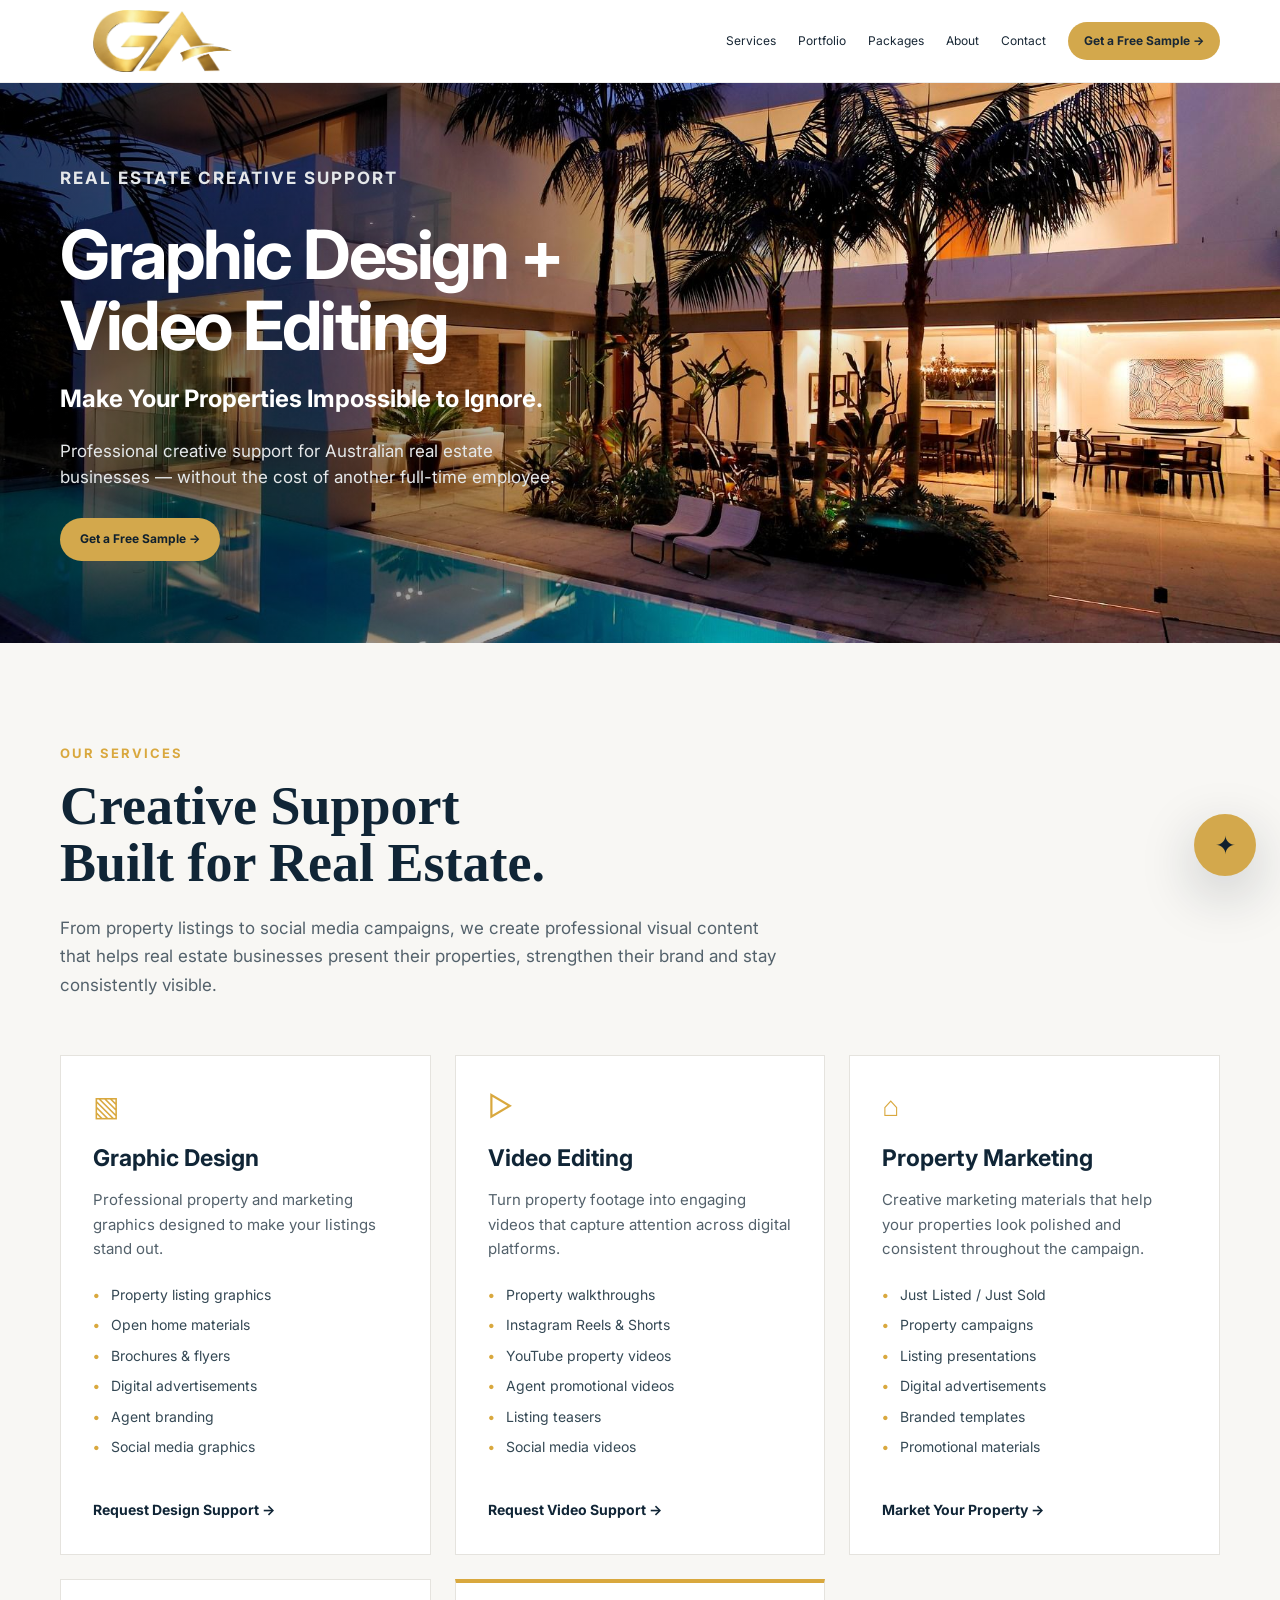
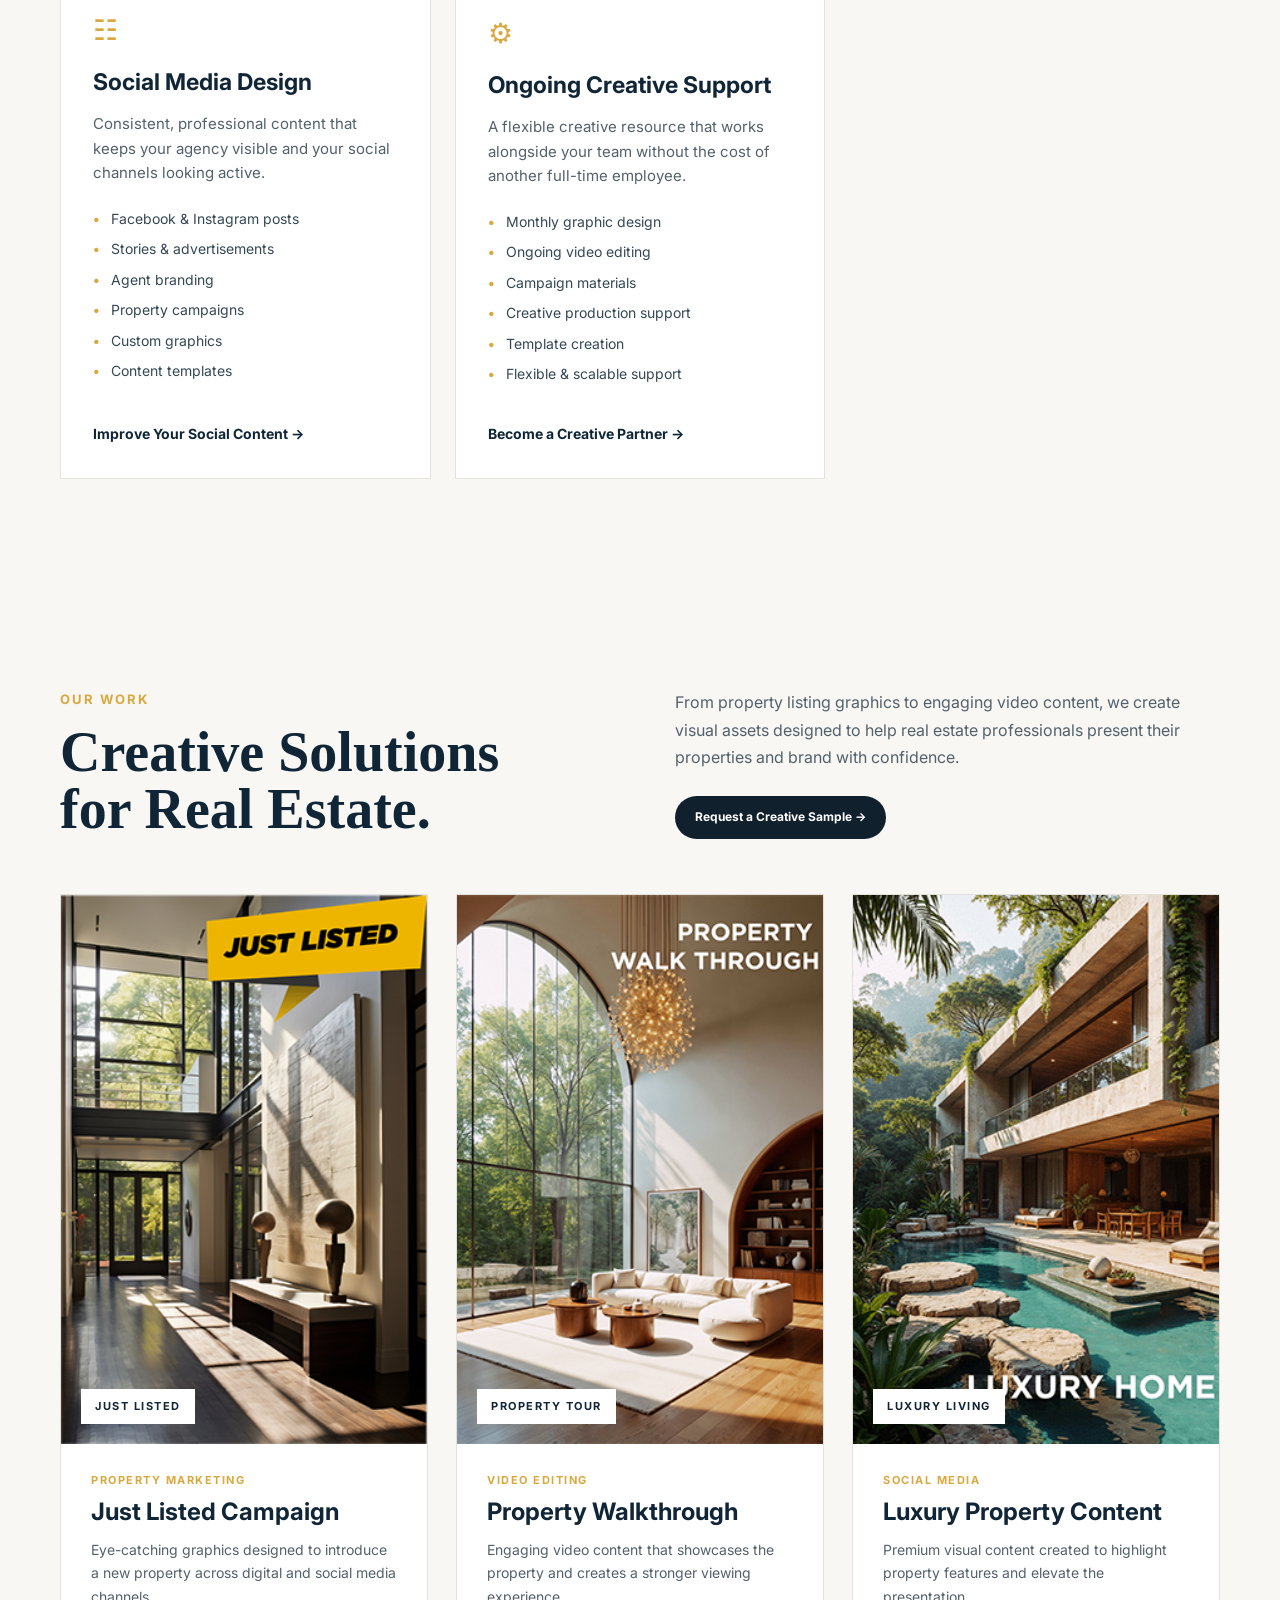
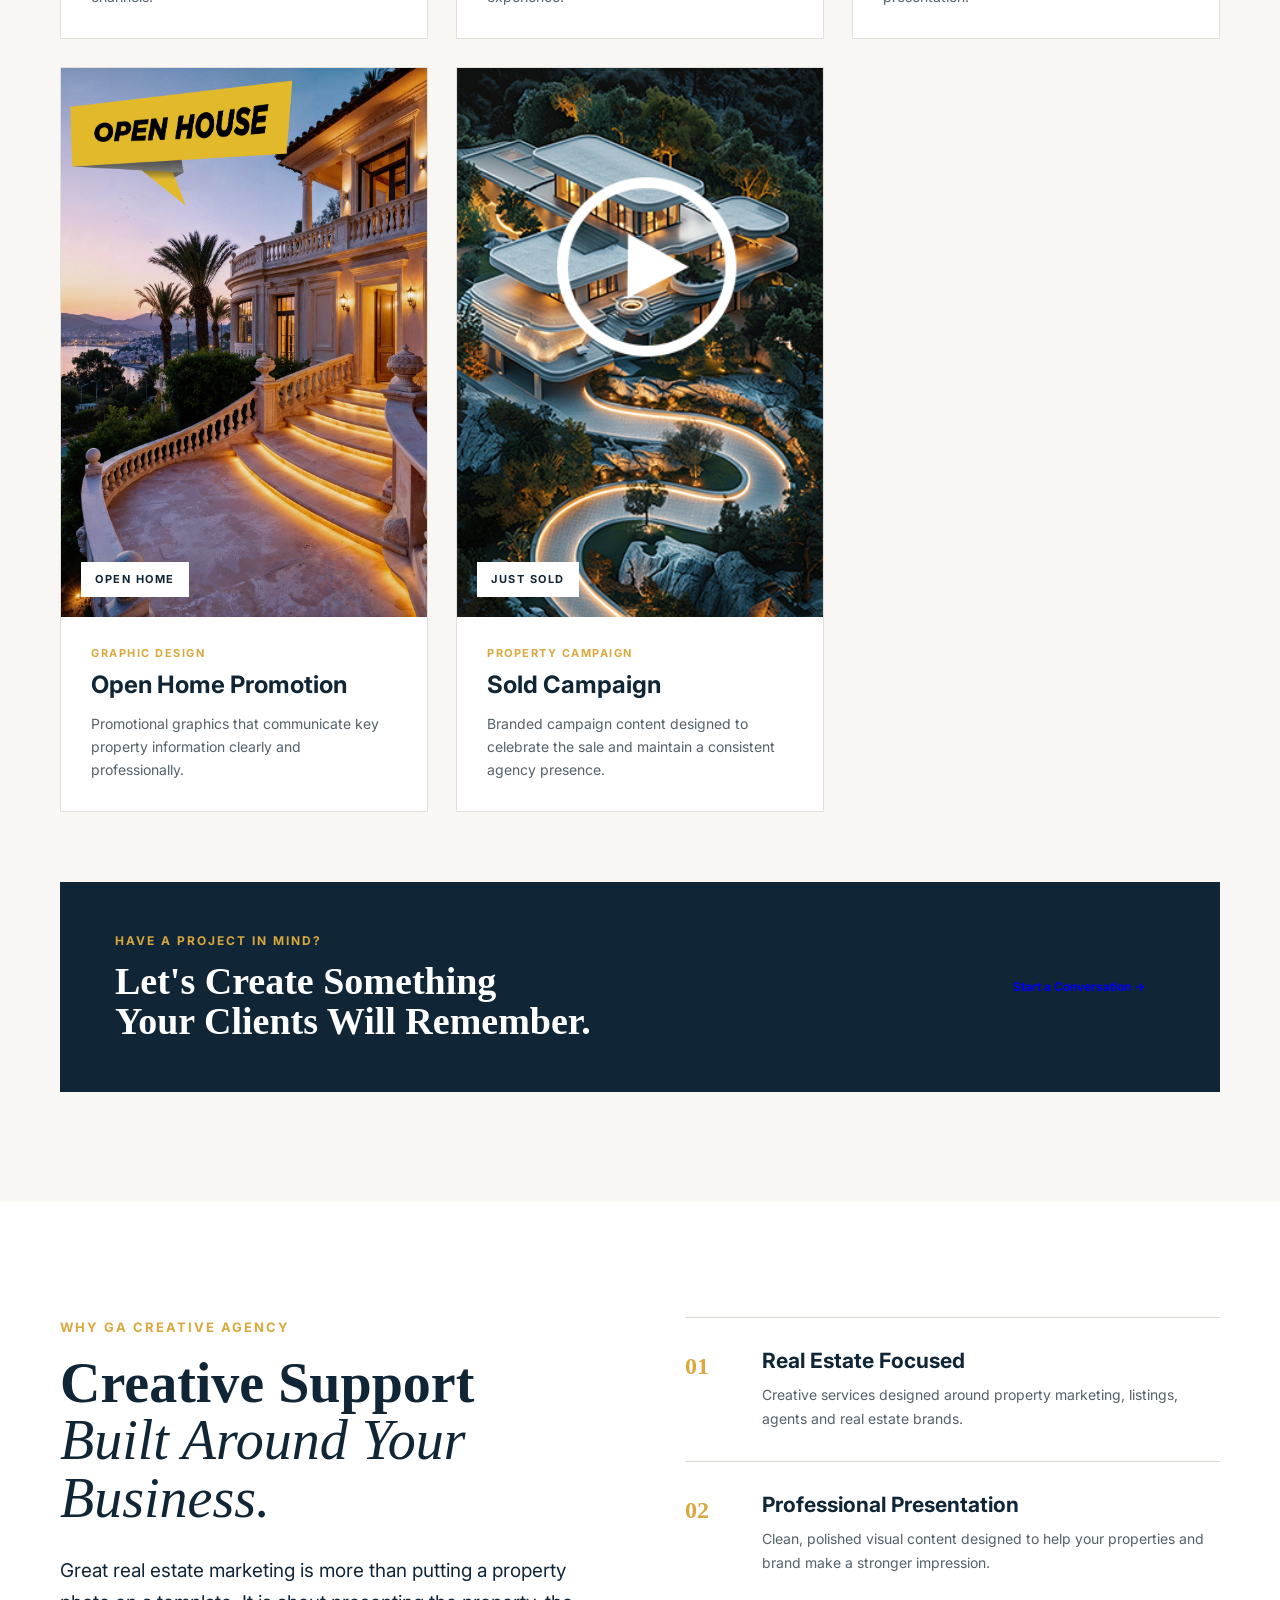
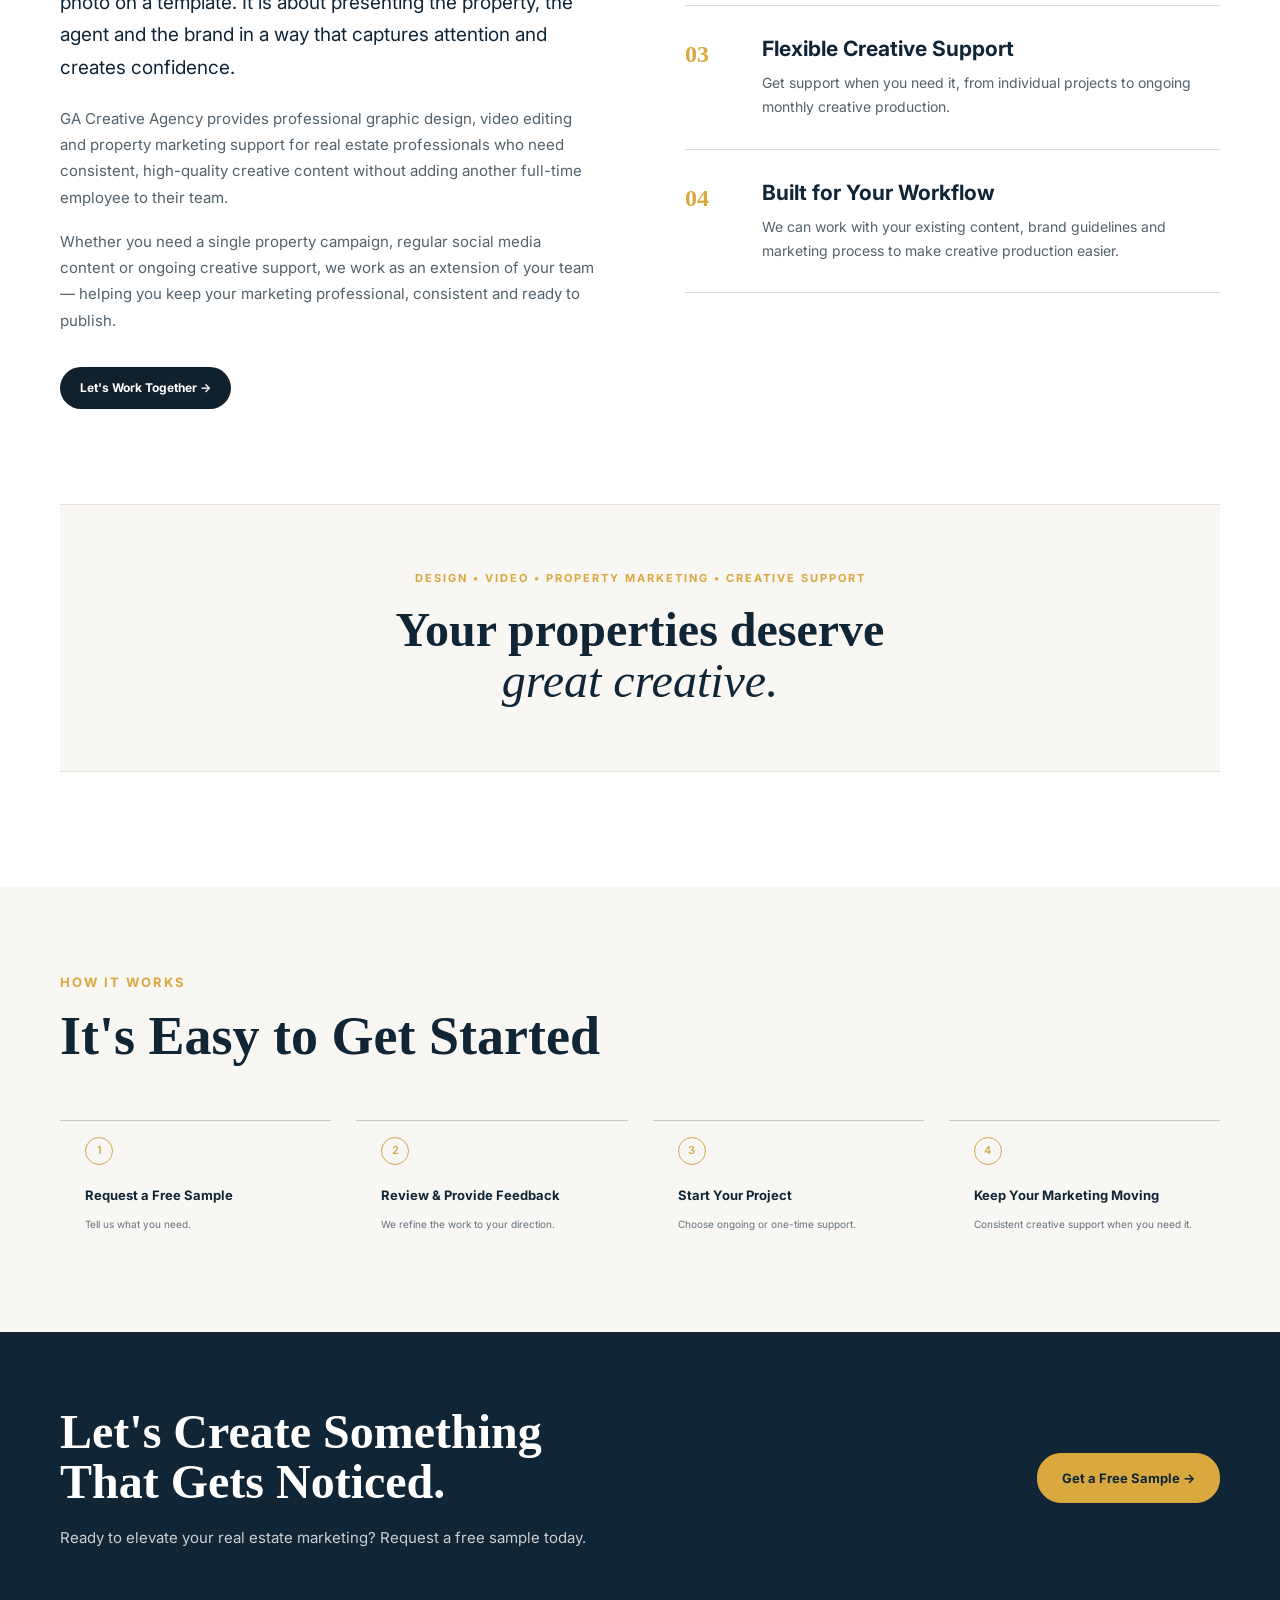
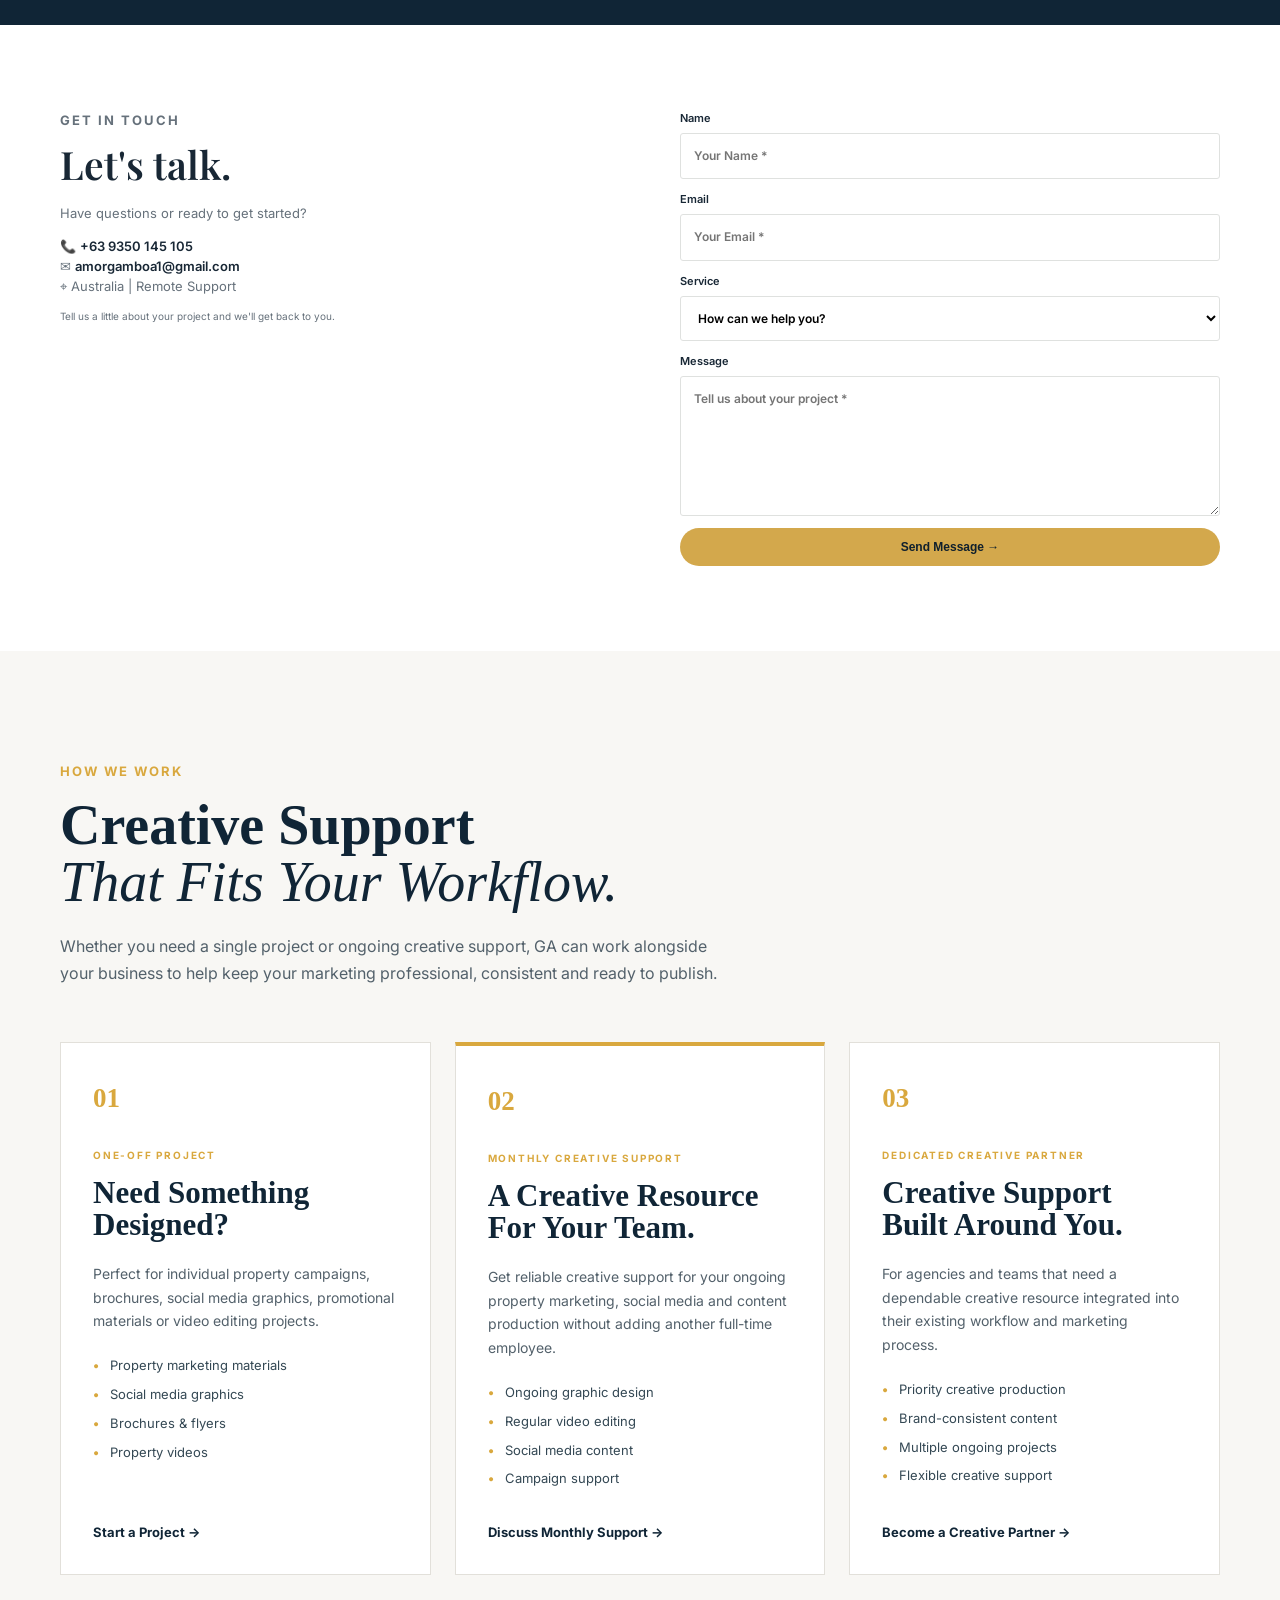
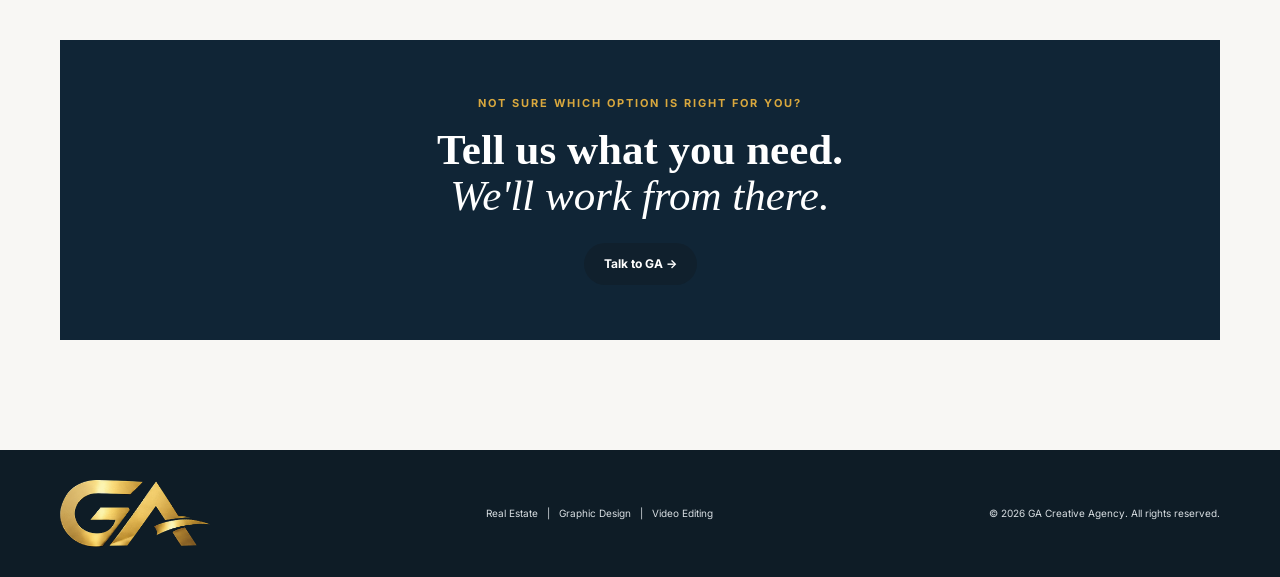
<file: index.html>
<!DOCTYPE html>
<html lang="en">
<head>
  <meta charset="UTF-8">
  <meta name="viewport" content="width=device-width, initial-scale=1.0">
  <meta name="description" content="GA Creative Agency provides remote graphic design and video editing support for Australian real estate businesses.">
  <title>GA Creative Agency | Real Estate Creative Support</title>
  <link rel="stylesheet" href="style.css">
  <link rel="stylesheet" href="chat-widget.css">
</head>
<body>
<header class="header">
  <div class="container nav">
    <a class="brand" href="#home" aria-label="GA Creative Agency home">
      <img src="GA Large.png" alt="GA Creative Agency — Visualize Create Elevate">
    </a>
    <nav aria-label="Main navigation">
      <a href="#services">Services</a>
      <a href="#portfolio">Portfolio</a>
      <a href="#packages">Packages</a>
      <a href="#about">About</a>
      <a href="#contact">Contact</a>
      <a class="nav-btn" href="#contact">Get a Free Sample →</a>
    </nav>
  </div>
</header>

<main>
<section id="home" class="hero">
  <div class="hero-overlay"></div>

  <div class="container hero-content">
    <p class="eyebrow">REAL ESTATE CREATIVE SUPPORT</p>

    <h1>
      Graphic Design +<br>
      Video Editing
    </h1>

    <h2>Make Your Properties Impossible to Ignore.</h2>

    <p>
      Professional creative support for Australian real estate businesses —
      without the cost of another full-time employee.
    </p>

    <a class="btn gold" href="#contact">Get a Free Sample →</a>
  </div>
</section>

<section id="services" class="section services-section">
  <div class="container">

    <div class="section-heading">
      <p class="eyebrow">OUR SERVICES</p>

      <h2>Creative Support<br>Built for Real Estate.</h2>

      <p class="section-intro">
        From property listings to social media campaigns, we create
        professional visual content that helps real estate businesses
        present their properties, strengthen their brand and stay
        consistently visible.
      </p>
    </div>

    <div class="services-grid">

      <!-- Graphic Design -->
      <article class="service-card">
        <div class="service-icon">▧</div>

        <h3>Graphic Design</h3>

        <p>
          Professional property and marketing graphics designed to
          make your listings stand out.
        </p>

        <ul>
          <li>Property listing graphics</li>
          <li>Open home materials</li>
          <li>Brochures & flyers</li>
          <li>Digital advertisements</li>
          <li>Agent branding</li>
          <li>Social media graphics</li>
        </ul>

        <a href="#contact" class="service-link">
          Request Design Support →
        </a>
      </article>


      <!-- Video Editing -->
      <article class="service-card">
        <div class="service-icon">▷</div>

        <h3>Video Editing</h3>

        <p>
          Turn property footage into engaging videos that capture
          attention across digital platforms.
        </p>

        <ul>
          <li>Property walkthroughs</li>
          <li>Instagram Reels & Shorts</li>
          <li>YouTube property videos</li>
          <li>Agent promotional videos</li>
          <li>Listing teasers</li>
          <li>Social media videos</li>
        </ul>

        <a href="#contact" class="service-link">
          Request Video Support →
        </a>
      </article>


      <!-- Property Marketing -->
      <article class="service-card">
        <div class="service-icon">⌂</div>

        <h3>Property Marketing</h3>

        <p>
          Creative marketing materials that help your properties
          look polished and consistent throughout the campaign.
        </p>

        <ul>
          <li>Just Listed / Just Sold</li>
          <li>Property campaigns</li>
          <li>Listing presentations</li>
          <li>Digital advertisements</li>
          <li>Branded templates</li>
          <li>Promotional materials</li>
        </ul>

        <a href="#contact" class="service-link">
          Market Your Property →
        </a>
      </article>


      <!-- Social Media Design -->
      <article class="service-card">
        <div class="service-icon">☷</div>

        <h3>Social Media Design</h3>

        <p>
          Consistent, professional content that keeps your agency
          visible and your social channels looking active.
        </p>

        <ul>
          <li>Facebook & Instagram posts</li>
          <li>Stories & advertisements</li>
          <li>Agent branding</li>
          <li>Property campaigns</li>
          <li>Custom graphics</li>
          <li>Content templates</li>
        </ul>

        <a href="#contact" class="service-link">
          Improve Your Social Content →
        </a>
      </article>


      <!-- Ongoing Creative Support -->
      <article class="service-card service-featured">
        <div class="service-icon">⚙</div>

        <h3>Ongoing Creative Support</h3>

        <p>
          A flexible creative resource that works alongside your team
          without the cost of another full-time employee.
        </p>

        <ul>
          <li>Monthly graphic design</li>
          <li>Ongoing video editing</li>
          <li>Campaign materials</li>
          <li>Creative production support</li>
          <li>Template creation</li>
          <li>Flexible & scalable support</li>
        </ul>

        <a href="#contact" class="service-link">
          Become a Creative Partner →
        </a>
      </article>

    </div>

  </div>
</section>
<!-- END SERVICES SECTION -->

<!-- PORTFOLIO SECTION -->
<section id="portfolio" class="section portfolio-section">
  <div class="container">

    <div class="portfolio-heading">
      <div>
        <p class="eyebrow">OUR WORK</p>

        <h2>Creative Solutions<br>for Real Estate.</h2>
      </div>

      <div class="portfolio-intro">
        <p>
          From property listing graphics to engaging video content,
          we create visual assets designed to help real estate
          professionals present their properties and brand with confidence.
        </p>

        <a class="btn dark" href="#contact">
          Request a Creative Sample →
        </a>
      </div>
    </div>


    <!-- PORTFOLIO GRID -->
    <div class="portfolio-grid-new">

      <!-- JUST LISTED -->
      <article class="portfolio-card portfolio-large">
        <div class="portfolio-image portfolio-image-1">
          <span class="portfolio-label">JUST LISTED</span>
        </div>

        <div class="portfolio-info">
          <p class="portfolio-category">PROPERTY MARKETING</p>
          <h3>Just Listed Campaign</h3>
          <p>
            Eye-catching graphics designed to introduce a new property
            across digital and social media channels.
          </p>
        </div>
      </article>


      <!-- PROPERTY TOUR -->
      <article class="portfolio-card">
        <div class="portfolio-image portfolio-image-2">
          <span class="portfolio-label">PROPERTY TOUR</span>
        </div>

        <div class="portfolio-info">
          <p class="portfolio-category">VIDEO EDITING</p>
          <h3>Property Walkthrough</h3>
          <p>
            Engaging video content that showcases the property and
            creates a stronger viewing experience.
          </p>
        </div>
      </article>


      <!-- LUXURY LIVING -->
      <article class="portfolio-card">
        <div class="portfolio-image portfolio-image-3">
          <span class="portfolio-label">LUXURY LIVING</span>
        </div>

        <div class="portfolio-info">
          <p class="portfolio-category">SOCIAL MEDIA</p>
          <h3>Luxury Property Content</h3>
          <p>
            Premium visual content created to highlight property
            features and elevate the presentation.
          </p>
        </div>
      </article>


      <!-- OPEN HOME -->
      <article class="portfolio-card">
        <div class="portfolio-image portfolio-image-4">
          <span class="portfolio-label">OPEN HOME</span>
        </div>

        <div class="portfolio-info">
          <p class="portfolio-category">GRAPHIC DESIGN</p>
          <h3>Open Home Promotion</h3>
          <p>
            Promotional graphics that communicate key property
            information clearly and professionally.
          </p>
        </div>
      </article>


      <!-- JUST SOLD -->
      <article class="portfolio-card">
        <div class="portfolio-image portfolio-image-5">
          <span class="portfolio-label">JUST SOLD</span>
        </div>

        <div class="portfolio-info">
          <p class="portfolio-category">PROPERTY CAMPAIGN</p>
          <h3>Sold Campaign</h3>
          <p>
            Branded campaign content designed to celebrate the sale
            and maintain a consistent agency presence.
          </p>
        </div>
      </article>

    </div>


    <!-- PORTFOLIO CTA -->
    <div class="portfolio-cta">

      <div>
        <p class="eyebrow">HAVE A PROJECT IN MIND?</p>

        <h3>
          Let's Create Something<br>
          Your Clients Will Remember.
        </h3>
      </div>

      <a class="btn" href="#contact">
        Start a Conversation →
      </a>

    </div>

  </div>
</section>
<!-- END PORTFOLIO SECTION -->


<!-- ABOUT / WHY GA SECTION -->

<section id="about" class="section about-section">

  <div class="container">

    <div class="about-grid">

      <!-- LEFT SIDE -->
      <div class="about-content">

        <p class="eyebrow">WHY GA CREATIVE AGENCY</p>

        <h2>
          Creative Support<br>
          <em>Built Around Your Business.</em>
        </h2>

        <p class="about-lead">
          Great real estate marketing is more than putting a property
          photo on a template. It is about presenting the property,
          the agent and the brand in a way that captures attention
          and creates confidence.
        </p>

        <p>
          GA Creative Agency provides professional graphic design,
          video editing and property marketing support for real estate
          professionals who need consistent, high-quality creative
          content without adding another full-time employee to their team.
        </p>

        <p>
          Whether you need a single property campaign, regular social
          media content or ongoing creative support, we work as an
          extension of your team — helping you keep your marketing
          professional, consistent and ready to publish.
        </p>

        <a href="#contact" class="btn dark">
          Let's Work Together →
        </a>

      </div>


      <!-- RIGHT SIDE -->
      <div class="about-features">

        <div class="about-feature">

          <div class="about-feature-number">01</div>

          <div>
            <h3>Real Estate Focused</h3>

            <p>
              Creative services designed around property marketing,
              listings, agents and real estate brands.
            </p>
          </div>

        </div>


        <div class="about-feature">

          <div class="about-feature-number">02</div>

          <div>
            <h3>Professional Presentation</h3>

            <p>
              Clean, polished visual content designed to help your
              properties and brand make a stronger impression.
            </p>
          </div>

        </div>


        <div class="about-feature">

          <div class="about-feature-number">03</div>

          <div>
            <h3>Flexible Creative Support</h3>

            <p>
              Get support when you need it, from individual projects
              to ongoing monthly creative production.
            </p>
          </div>

        </div>


        <div class="about-feature">

          <div class="about-feature-number">04</div>

          <div>
            <h3>Built for Your Workflow</h3>

            <p>
              We can work with your existing content, brand guidelines
              and marketing process to make creative production easier.
            </p>
          </div>

        </div>

      </div>

    </div>


    <!-- BOTTOM STATEMENT -->

    <div class="about-statement">

      <p>
        DESIGN • VIDEO • PROPERTY MARKETING • CREATIVE SUPPORT
      </p>

      <h3>
        Your properties deserve<br>
        <em>great creative.</em>
      </h3>

    </div>

  </div>

</section>

<!-- END ABOUT / WHY GA SECTION -->

<section id="process" class="section process">
  <div class="container">
    <p class="eyebrow">HOW IT WORKS</p>
    <h2>It's Easy to Get Started</h2>
    <div class="steps">
      <div><b>1</b><h3>Request a Free Sample</h3><p>Tell us what you need.</p></div>
      <div><b>2</b><h3>Review & Provide Feedback</h3><p>We refine the work to your direction.</p></div>
      <div><b>3</b><h3>Start Your Project</h3><p>Choose ongoing or one-time support.</p></div>
      <div><b>4</b><h3>Keep Your Marketing Moving</h3><p>Consistent creative support when you need it.</p></div>
    </div>
  </div>
</section>

<section class="cta">
  <div class="container cta-row">
    <div><h2>Let's Create Something<br>That Gets Noticed.</h2><p>Ready to elevate your real estate marketing? Request a free sample today.</p></div>
    <a class="btn gold" href="#contact">Get a Free Sample →</a>
  </div>
</section>

<section id="contact" class="section contact">
  <div class="container contact-grid">

    <div>
      <p class="eyebrow">GET IN TOUCH</p>

      <h2>Let's talk.</h2>

      <p>Have questions or ready to get started?</p>

      <div class="contact-details">
        <p>
          📞 <span>+63 9350 145 105</span><br>
          ✉ <span>amorgamboa1@gmail.com</span><br>
          ⌖ Australia | Remote Support
        </p>
      </div>

      <p class="small-note">
        Tell us a little about your project and we'll get back to you.
      </p>
    </div>

    <form action="https://formsubmit.co/amorgamboa1@gmail.com" method="POST">

      <!-- Form settings -->
      <input type="hidden" name="_subject" value="New GA Creative Agency Enquiry">
      <input type="hidden" name="_template" value="table">

      <!-- Spam protection -->
      <input type="hidden" name="_captcha" value="false">

      <!-- Return visitor to the website after submission -->
      <input
        type="hidden"
        name="_next"
        value="http://amorgamboa1-creator.github.io/"
      >

      <label>
        Name
        <input
          type="text"
          name="name"
          placeholder="Your Name *"
          required
        >
      </label>

      <label>
        Email
        <input
          type="email"
          name="email"
          placeholder="Your Email *"
          required
        >
      </label>

      <label>
        Service
        <select name="service">
          <option value="">How can we help you?</option>
          <option>Graphic Design</option>
          <option>Video Editing</option>
          <option>Property Marketing</option>
          <option>Social Media Design</option>
          <option>Monthly Creative Support</option>
        </select>
      </label>

      <label>
        Message
        <textarea
          name="message"
          rows="6"
          placeholder="Tell us about your project *"
          required
        ></textarea>
      </label>

      <button class="btn gold" type="submit">
        Send Message →
      </button>

    </form>

  </div>
</section>
</main>

  <!-- HOW CLIENTS CAN WORK WITH GA -->

<section id="packages" class="section work-with-ga-section">

  <div class="container">

    <div class="work-with-ga-heading">

      <p class="eyebrow">HOW WE WORK</p>

      <h2>
        Creative Support<br>
        <em>That Fits Your Workflow.</em>
      </h2>

      <p>
        Whether you need a single project or ongoing creative support,
        GA can work alongside your business to help keep your marketing
        professional, consistent and ready to publish.
      </p>

    </div>


    <div class="work-with-ga-grid">


      <!-- OPTION 01 -->

      <article class="work-with-ga-card">

        <div class="work-with-ga-number">01</div>

        <p class="work-with-ga-type">ONE-OFF PROJECT</p>

        <h3>Need Something<br>Designed?</h3>

        <p>
          Perfect for individual property campaigns, brochures,
          social media graphics, promotional materials or video
          editing projects.
        </p>

        <ul>
          <li>Property marketing materials</li>
          <li>Social media graphics</li>
          <li>Brochures & flyers</li>
          <li>Property videos</li>
        </ul>

        <a href="#contact" class="work-with-ga-link">
          Start a Project →
        </a>

      </article>


      <!-- OPTION 02 -->

      <article class="work-with-ga-card work-with-ga-featured">

        <div class="work-with-ga-number">02</div>

        <p class="work-with-ga-type">MONTHLY CREATIVE SUPPORT</p>

        <h3>A Creative Resource<br>For Your Team.</h3>

        <p>
          Get reliable creative support for your ongoing property
          marketing, social media and content production without
          adding another full-time employee.
        </p>

        <ul>
          <li>Ongoing graphic design</li>
          <li>Regular video editing</li>
          <li>Social media content</li>
          <li>Campaign support</li>
        </ul>

        <a href="#contact" class="work-with-ga-link">
          Discuss Monthly Support →
        </a>

      </article>


      <!-- OPTION 03 -->

      <article class="work-with-ga-card">

        <div class="work-with-ga-number">03</div>

        <p class="work-with-ga-type">DEDICATED CREATIVE PARTNER</p>

        <h3>Creative Support<br>Built Around You.</h3>

        <p>
          For agencies and teams that need a dependable creative
          resource integrated into their existing workflow and
          marketing process.
        </p>

        <ul>
          <li>Priority creative production</li>
          <li>Brand-consistent content</li>
          <li>Multiple ongoing projects</li>
          <li>Flexible creative support</li>
        </ul>

        <a href="#contact" class="work-with-ga-link">
          Become a Creative Partner →
        </a>

      </article>


    </div>


    <div class="work-with-ga-bottom">

      <p>
        NOT SURE WHICH OPTION IS RIGHT FOR YOU?
      </p>

      <h3>
        Tell us what you need.<br>
        <em>We'll work from there.</em>
      </h3>

      <a href="#contact" class="btn dark">
        Talk to GA →
      </a>

    </div>

  </div>

</section>

<!-- END HOW CLIENTS CAN WORK WITH GA -->

<footer>
  <div class="container footer">
    <img src="GA Large.png" alt="GA Creative Agency">
    <div>Real Estate &nbsp; | &nbsp; Graphic Design &nbsp; | &nbsp; Video Editing</div>
    <div>© 2026 GA Creative Agency. All rights reserved.</div>
  </div>
</footer>
  <script src="chat-widget.js"></script>
</body>
</html>
</file>
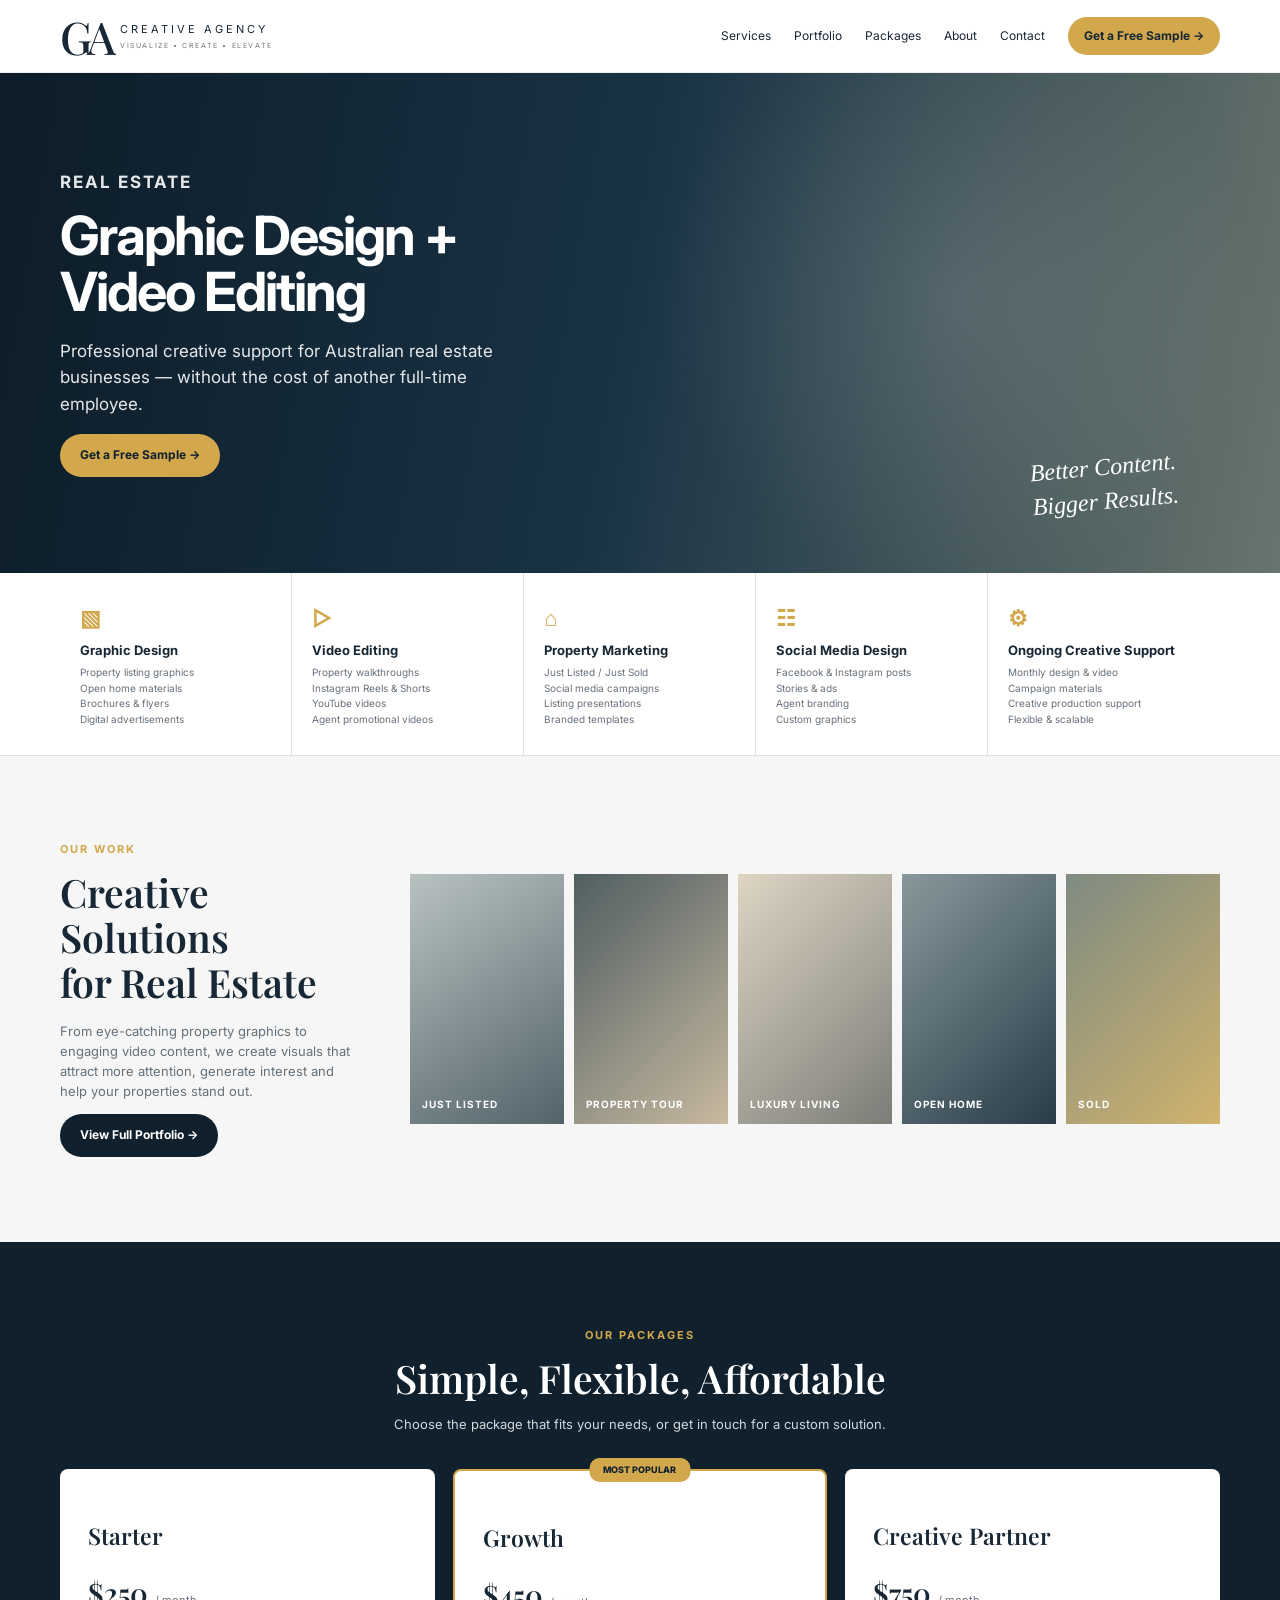
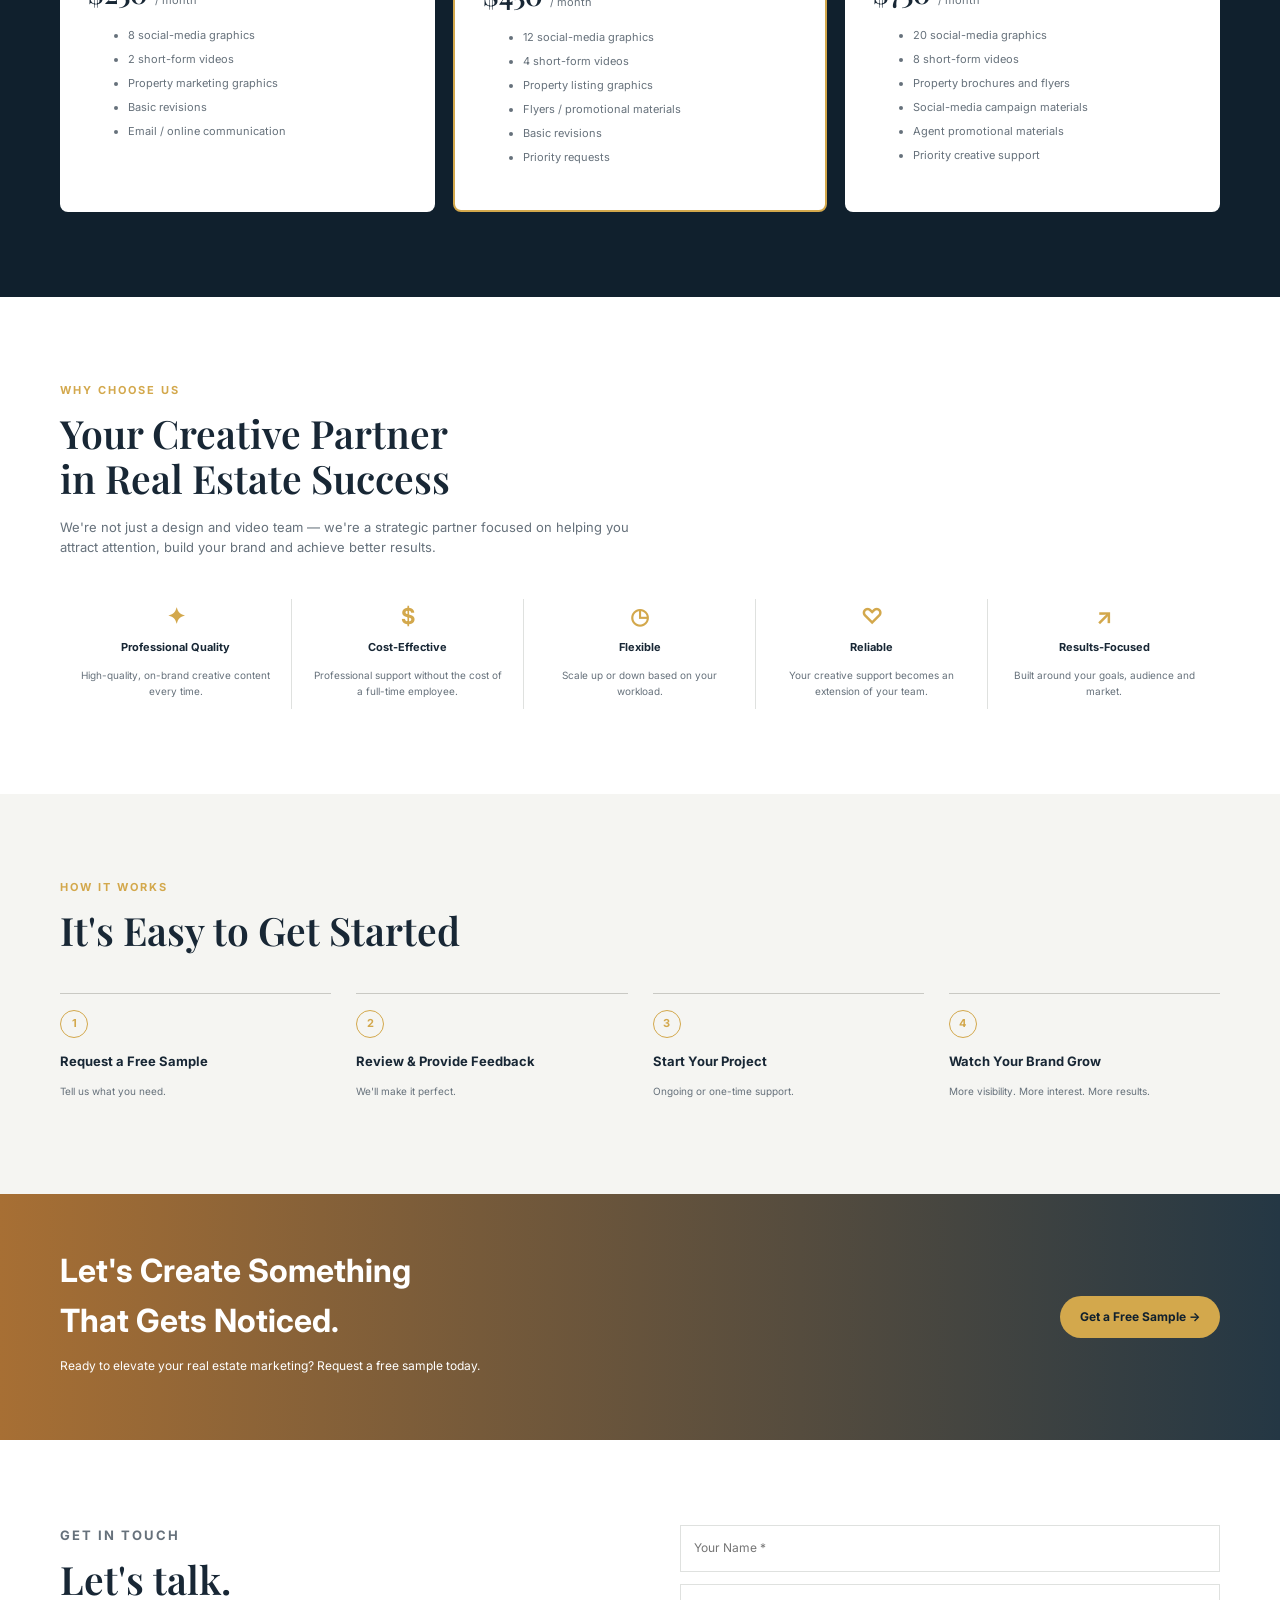
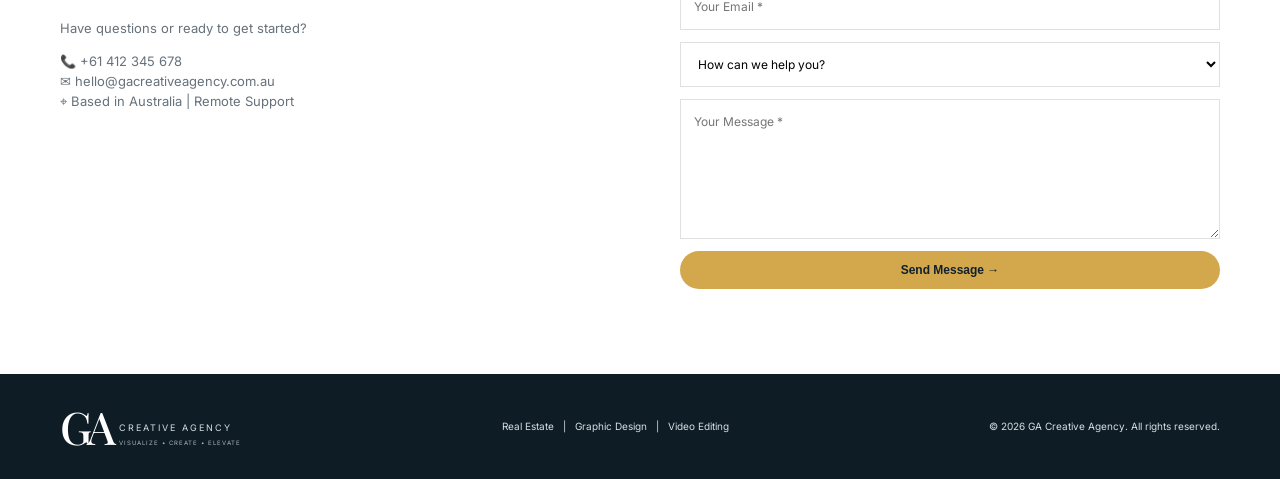
<file: GA_Creative_Agency_Real_Estate_Website/index.html>
<!DOCTYPE html>
<html lang="en">
<head>
  <meta charset="UTF-8">
  <meta name="viewport" content="width=device-width, initial-scale=1.0">
  <meta name="description" content="GA Creative Agency provides remote graphic design and video editing support for Australian real estate businesses.">
  <title>GA Creative Agency | Real Estate Creative Support</title>
  <link rel="stylesheet" href="style.css">
</head>
<body>
<header class="header">
  <div class="container nav">
    <a class="logo" href="#home"><span class="ga">GA</span><span class="logo-text">CREATIVE AGENCY<small>VISUALIZE • CREATE • ELEVATE</small></span></a>
    <nav>
      <a href="#services">Services</a><a href="#portfolio">Portfolio</a><a href="#packages">Packages</a>
      <a href="#about">About</a><a href="#contact">Contact</a>
      <a class="nav-btn" href="#contact">Get a Free Sample →</a>
    </nav>
  </div>
</header>

<section id="home" class="hero">
  <div class="hero-overlay"></div>
  <div class="container hero-content">
    <p class="eyebrow">REAL ESTATE</p>
    <h1>Graphic Design +<br>Video Editing</h1>
    <p>Professional creative support for Australian real estate businesses — without the cost of another full-time employee.</p>
    <a class="btn gold" href="#contact">Get a Free Sample →</a>
  </div>
  <div class="hero-note">Better Content.<br>Bigger Results.</div>
</section>

<section class="service-strip">
  <div class="container service-row">
    <div><b>▧</b><h3>Graphic Design</h3><p>Property listing graphics<br>Open home materials<br>Brochures & flyers<br>Digital advertisements</p></div>
    <div><b>▷</b><h3>Video Editing</h3><p>Property walkthroughs<br>Instagram Reels & Shorts<br>YouTube videos<br>Agent promotional videos</p></div>
    <div><b>⌂</b><h3>Property Marketing</h3><p>Just Listed / Just Sold<br>Social media campaigns<br>Listing presentations<br>Branded templates</p></div>
    <div><b>☷</b><h3>Social Media Design</h3><p>Facebook & Instagram posts<br>Stories & ads<br>Agent branding<br>Custom graphics</p></div>
    <div><b>⚙</b><h3>Ongoing Creative Support</h3><p>Monthly design & video<br>Campaign materials<br>Creative production support<br>Flexible & scalable</p></div>
  </div>
</section>

<section id="portfolio" class="section portfolio">
  <div class="container portfolio-grid">
    <div><p class="eyebrow">OUR WORK</p><h2>Creative Solutions<br>for Real Estate</h2><p>From eye-catching property graphics to engaging video content, we create visuals that attract more attention, generate interest and help your properties stand out.</p><a class="btn dark" href="#contact">View Full Portfolio →</a></div>
    <div class="work-grid">
      <div class="work w1"><span>JUST LISTED</span></div><div class="work w2"><span>PROPERTY TOUR</span></div>
      <div class="work w3"><span>LUXURY LIVING</span></div><div class="work w4"><span>OPEN HOME</span></div><div class="work w5"><span>SOLD</span></div>
    </div>
  </div>
</section>

<section id="packages" class="section packages-section">
  <div class="container"><p class="eyebrow">OUR PACKAGES</p><h2>Simple, Flexible, Affordable</h2><p class="center-intro">Choose the package that fits your needs, or get in touch for a custom solution.</p>
    <div class="packages">
      <article><h3>Starter</h3><div class="price">$250 <small>/ month</small></div><ul><li>8 social-media graphics</li><li>2 short-form videos</li><li>Property marketing graphics</li><li>Basic revisions</li><li>Email / online communication</li></ul></article>
      <article class="popular"><label>MOST POPULAR</label><h3>Growth</h3><div class="price">$450 <small>/ month</small></div><ul><li>12 social-media graphics</li><li>4 short-form videos</li><li>Property listing graphics</li><li>Flyers / promotional materials</li><li>Basic revisions</li><li>Priority requests</li></ul></article>
      <article><h3>Creative Partner</h3><div class="price">$750 <small>/ month</small></div><ul><li>20 social-media graphics</li><li>8 short-form videos</li><li>Property brochures and flyers</li><li>Social-media campaign materials</li><li>Agent promotional materials</li><li>Priority creative support</li></ul></article>
    </div>
  </div>
</section>

<section id="about" class="section about"><div class="container">
  <p class="eyebrow">WHY CHOOSE US</p><h2>Your Creative Partner<br>in Real Estate Success</h2>
  <p class="intro">We're not just a design and video team — we're a strategic partner focused on helping you attract attention, build your brand and achieve better results.</p>
  <div class="reasons"><div><b>✦</b><strong>Professional Quality</strong><p>High-quality, on-brand creative content every time.</p></div><div><b>$</b><strong>Cost-Effective</strong><p>Professional support without the cost of a full-time employee.</p></div><div><b>◷</b><strong>Flexible</strong><p>Scale up or down based on your workload.</p></div><div><b>♡</b><strong>Reliable</strong><p>Your creative support becomes an extension of your team.</p></div><div><b>↗</b><strong>Results-Focused</strong><p>Built around your goals, audience and market.</p></div></div>
</div></section>

<section id="process" class="section process"><div class="container"><p class="eyebrow">HOW IT WORKS</p><h2>It's Easy to Get Started</h2>
<div class="steps"><div><b>1</b><h3>Request a Free Sample</h3><p>Tell us what you need.</p></div><div><b>2</b><h3>Review & Provide Feedback</h3><p>We'll make it perfect.</p></div><div><b>3</b><h3>Start Your Project</h3><p>Ongoing or one-time support.</p></div><div><b>4</b><h3>Watch Your Brand Grow</h3><p>More visibility. More interest. More results.</p></div></div></div></section>

<section class="cta"><div class="container cta-row"><div><h2>Let's Create Something<br>That Gets Noticed.</h2><p>Ready to elevate your real estate marketing? Request a free sample today.</p></div><a class="btn gold" href="#contact">Get a Free Sample →</a></div></section>

<section id="contact" class="section contact"><div class="container contact-grid">
  <div><p class="eyebrow">GET IN TOUCH</p><h2>Let's talk.</h2><p>Have questions or ready to get started?</p><p>📞 +61 412 345 678<br>✉ hello@gacreativeagency.com.au<br>⌖ Based in Australia | Remote Support</p></div>
  <form action="mailto:hello@gacreativeagency.com.au" method="post" enctype="text/plain">
    <input name="Name" placeholder="Your Name *" required><input name="Email" type="email" placeholder="Your Email *" required>
    <select name="Service"><option>How can we help you?</option><option>Graphic Design</option><option>Video Editing</option><option>Property Marketing</option><option>Social Media Design</option><option>Monthly Creative Support</option></select>
    <textarea name="Message" rows="6" placeholder="Your Message *"></textarea><button class="btn gold" type="submit">Send Message →</button>
  </form>
</div></section>

<footer><div class="container footer"><div><span class="ga">GA</span><p>CREATIVE AGENCY<br><small>VISUALIZE • CREATE • ELEVATE</small></p></div><div>Real Estate &nbsp; | &nbsp; Graphic Design &nbsp; | &nbsp; Video Editing</div><div>© 2026 GA Creative Agency. All rights reserved.</div></div></footer>
</body>
</html>
</file>
<file: style.css>
@import url('https://fonts.googleapis.com/css2?family=Inter:wght@400;500;600;700&family=Playfair+Display:wght@500;600&display=swap');

:root{--navy:#10202d;--gold:#d3a84c;--cream:#f7f6f2;--ink:#182735;--muted:#66717b;--line:#dfe1df}
*{box-sizing:border-box}
html{scroll-behavior:smooth}
body{margin:0;font-family:Inter,Arial,sans-serif;color:var(--ink);line-height:1.55;background:#fff}
.container{width:min(1160px,92%);margin:auto}
.header{position:sticky;top:0;z-index:20;background:rgba(255,255,255,.97);border-bottom:1px solid #eee;backdrop-filter:blur(8px)}
.nav{min-height:82px;display:flex;align-items:center;justify-content:space-between;gap:25px}
.brand{display:block;width:205px;line-height:0}
.brand img{display:block;width:100%;height:auto;max-height:62px;object-fit:contain}
nav{display:flex;align-items:center;gap:22px}
nav a{font-size:12px;color:var(--ink);text-decoration:none}
nav a:hover{color:#9a762d}
.nav-btn{background:var(--gold);padding:10px 16px;border-radius:22px;font-weight:700}

.hero{min-height:560px;position:relative;display:flex;align-items:center;
background-image: url("main photo.jpg");
background-size: cover;
background-position: center;
background-repeat: no-repeat;};overflow:hidden}

.hero-overlay {
  position: absolute;
  inset: 0;
  z-index: 1;
  pointer-events: none;

  background:
    linear-gradient(
      90deg,
      rgba(0, 0, 0, 0.62) 0%,
      rgba(0, 0, 0, 0.48) 22%,
      rgba(0, 0, 0, 0.25) 42%,
      rgba(0, 0, 0, 0.08) 60%,
      rgba(0, 0, 0, 0) 78%
    );
}


.eyebrow{font-size:11px;letter-spacing:2px;color:var(--gold);font-weight:700;margin:0 0 12px}
.hero h1{font-size:clamp(42px,5.3vw,68px);line-height:1.04;margin:0 0 18px;letter-spacing:-2.5px}
.hero p{max-width:520px;font-size:17px;color:#e5e8ea;margin-bottom:28px}
.btn{display:inline-block;padding:12px 20px;text-decoration:none;border:0;font-weight:700;font-size:12px;cursor:pointer}
.gold{background:var(--gold);color:#10202d;border-radius:24px}
.dark{background:var(--navy);color:#fff;border-radius:22px}
.hero-note{position:absolute;right:8%;bottom:55px;z-index:2;color:white;font:italic 24px/1.4 "Brush Script MT",cursive;transform:rotate(-5deg)}
.service-strip{background:#fff;border-bottom:1px solid var(--line)}
.service-row{display:grid;grid-template-columns:repeat(5,1fr)}
.service-row>div{padding:28px 20px;border-right:1px solid var(--line)}
.service-row>div:last-child{border-right:0}
.service-row b{color:var(--gold);font-size:22px}
.service-row h3{font-size:13px;margin:5px 0}
.service-row p{font-size:10px;color:var(--muted);margin:0}
.section{padding:85px 0}
.section h2{font:600 39px/1.15 "Playfair Display",serif;margin:0 0 16px}
.portfolio{background:#f5f6f5}
.portfolio-grid{display:grid;grid-template-columns:300px 1fr;gap:50px;align-items:center}
.portfolio-grid p:not(.eyebrow){font-size:13px;color:var(--muted)}
.work-grid{display:grid;grid-template-columns:repeat(5,1fr);gap:10px;min-height:250px}
.work{position:relative;min-height:250px;background:linear-gradient(145deg,#b9c2c1,#52636a);overflow:hidden}
.w2{background:linear-gradient(135deg,#4f5e61,#c8b9a0)}
.w3{background:linear-gradient(135deg,#ded5c3,#7c7d78)}
.w4{background:linear-gradient(135deg,#87999c,#293c48)}
.w5{background:linear-gradient(135deg,#7f8b82,#d0b36d)}
.work span{position:absolute;bottom:12px;left:12px;color:#fff;font-size:10px;font-weight:700;letter-spacing:1px}
.packages-section{background:var(--navy);color:white;text-align:center}
.packages-section h2{margin-bottom:5px}
.center-intro{color:#d1d8dc;font-size:13px}
.packages{display:grid;grid-template-columns:repeat(3,1fr);gap:18px;text-align:left;margin-top:35px}
.packages article{background:#fff;color:var(--ink);padding:28px;border-radius:8px;position:relative}
.packages .popular{border:2px solid var(--gold)}
.packages label{position:absolute;top:-13px;left:50%;transform:translateX(-50%);background:var(--gold);color:var(--navy);padding:5px 14px;border-radius:10px;font-size:9px;font-weight:800;white-space:nowrap}
.packages h3{font:600 23px "Playfair Display",serif}
.price{font:600 28px "Playfair Display",serif}
.price small{font:11px Inter;color:var(--muted)}
.packages li{font-size:11px;color:var(--muted);margin:7px 0}
.package-link{font-size:11px;font-weight:700;color:var(--ink);text-decoration:none}
.about{background:#fff}
.intro{max-width:570px;color:var(--muted);font-size:13px}
.reasons{display:grid;grid-template-columns:repeat(5,1fr);margin-top:42px}
.reasons>div{text-align:center;padding:0 18px;border-right:1px solid var(--line)}
.reasons>div:last-child{border:0}
.reasons b{display:block;font-size:22px;color:var(--gold)}
.reasons strong{font-size:11px}
.reasons p{font-size:10px;color:var(--muted)}
/* =========================================
   HOW IT WORKS / PROCESS SECTION
   ========================================= */

.process {
  background: #f8f7f4;
  padding: 85px 0 75px;
}

.process .eyebrow {
  color: #d9a83e;
  font-size: 13px;
  font-weight: 700;
  letter-spacing: 2px;
  text-transform: uppercase;
  margin: 0 0 16px;
}

.process h2 {
  color: #102536;
  font-family: "Cormorant Garamond", serif;
  font-size: 54px;
  line-height: 1.05;
  font-weight: 600;
  margin: 0 0 55px;
}


/* FOUR STEPS */

.steps {
  display: grid;
  grid-template-columns: repeat(4, 1fr);
  gap: 20px;
}

.steps > div {
  position: relative;
  padding: 28px 25px 25px;
  border-top: 1px solid #d8d3ca;
}


/* NUMBER */

.steps b {
  display: flex;
  align-items: center;
  justify-content: center;

  width: 23px;
  height: 23px;

  border: 1px solid #d9a83e;
  border-radius: 50%;

  color: #d9a83e;
  font-size: 11px;
  font-weight: 600;

  margin-bottom: 22px;
}


/* STEP TITLE */

.steps h3 {
  color: #102536;
  font-size: 16px;
  line-height: 1.3;
  font-weight: 700;

  margin: 0 0 12px;
}


/* STEP DESCRIPTION */

.steps p {
  color: #53616b;
  font-size: 13px;
  line-height: 1.65;

  margin: 0;
}


/* =========================================
   HOVER DETAIL
   ========================================= */

.steps > div {
  transition: transform 0.25s ease;
}

.steps > div:hover {
  transform: translateY(-4px);
}


/* =========================================
   TABLET
   ========================================= */

@media (max-width: 900px) {

  .process {
    padding: 85px 0;
  }

  .steps {
    grid-template-columns: repeat(2, 1fr);
    row-gap: 30px;
  }

}


/* =========================================
   MOBILE
   ========================================= */

@media (max-width: 600px) {

  .process {
    padding: 70px 20px;
  }

  .process h2 {
    font-size: 43px;
    margin-bottom: 40px;
  }

  .steps {
    grid-template-columns: 1fr;
    gap: 0;
  }

  .steps > div {
    padding: 25px 0;
  }

}
.steps{display:grid;grid-template-columns:repeat(4,1fr);gap:25px;margin-top:40px}
.steps>div{border-top:1px solid #c9c9c4;padding-top:15px}
.steps b{display:inline-grid;place-items:center;border:1px solid var(--gold);border-radius:50%;width:28px;height:28px;color:var(--gold);font-size:11px}
.steps h3{font-size:13px}
.steps p{font-size:10px;color:var(--muted)}
/* =========================================
   CTA BANNER
   ========================================= */

.cta {
  background: #102536;
  padding: 75px 0;
}

.cta-row {
  display: flex;
  align-items: center;
  justify-content: space-between;
  gap: 50px;
}

.cta h2 {
  color: #ffffff;
  font-family: "Cormorant Garamond", serif;
  font-size: 48px;
  line-height: 1.05;
  font-weight: 600;
  margin: 0 0 18px;
}

.cta p {
  color: rgba(255, 255, 255, 0.78);
  font-size: 15px;
  line-height: 1.6;
  margin: 0;
}

.cta .btn.gold {
  flex-shrink: 0;
  background: #d9a83e;
  color: #102536;
  border: 1px solid #d9a83e;
  padding: 14px 24px;
  font-size: 13px;
  font-weight: 700;
  text-decoration: none;
  transition: all 0.25s ease;
}

.cta .btn.gold:hover {
  background: #ffffff;
  border-color: #ffffff;
}


/* =========================================
   CTA — TABLET
   ========================================= */

@media (max-width: 900px) {

  .cta {
    padding: 65px 0;
  }

  .cta-row {
    gap: 35px;
  }

  .cta h2 {
    font-size: 43px;
  }

}


/* =========================================
   CTA — MOBILE
   ========================================= */

@media (max-width: 600px) {

  .cta {
    padding: 60px 20px;
  }

  .cta-row {
    flex-direction: column;
    align-items: flex-start;
    gap: 30px;
  }

  .cta h2 {
    font-size: 39px;
  }

  .cta p {
    font-size: 14px;
  }

}
.contact-grid{display:grid;grid-template-columns:1fr 1fr;gap:80px}
.contact p{color:var(--muted);font-size:13px}
.contact-details span{color:var(--ink);font-weight:600}
.small-note{font-size:10px!important}
form{display:grid;gap:12px}
form label{font-size:11px;font-weight:600;color:var(--ink)}
input,select,textarea{display:block;width:100%;margin-top:6px;border:1px solid var(--line);padding:13px;font:inherit;font-size:12px;background:#fff;border-radius:3px}
input:focus,select:focus,textarea:focus{outline:2px solid rgba(211,168,76,.25);border-color:var(--gold)}
footer{background:#0e1c26;color:#d8dee2;padding:30px 0}
.footer{display:flex;align-items:center;justify-content:space-between;gap:20px;font-size:10px}
.footer img{width:150px;height:auto;filter:none}
@media(max-width:900px){
  nav a:not(.nav-btn){display:none}
  .service-row{grid-template-columns:repeat(2,1fr)}
  .portfolio-grid,.contact-grid{grid-template-columns:1fr}
  .packages{grid-template-columns:1fr}
  .reasons{grid-template-columns:1fr 1fr}
  .steps{grid-template-columns:1fr 1fr}
  .work-grid{grid-template-columns:repeat(3,1fr)}
  .work{min-height:190px}
  .cta-row,.footer{flex-direction:column;align-items:flex-start}
}
@media(max-width:520px){
  .nav{min-height:72px}
  .brand{width:160px}
  .nav-btn{padding:9px 12px}
  .service-row{grid-template-columns:1fr}
  .reasons,.steps{grid-template-columns:1fr}
  .work-grid{grid-template-columns:1fr 1fr}
  .work{min-height:180px}
  .hero{min-height:570px}
  .hero-content{padding:80px 0}
  .hero-note{right:8%;bottom:30px}
  .section{padding:60px 0}
}
/* =========================================
   SERVICES SECTION
   ========================================= */

.services-section {
  background: #f8f7f4;
  padding: 100px 0;
}

.section-heading {
  max-width: 760px;
  margin-bottom: 55px;
}

.section-heading .eyebrow {
  color: #d9a83e;
  font-size: 13px;
  font-weight: 700;
  letter-spacing: 2px;
  text-transform: uppercase;
  margin-bottom: 15px;
}

.section-heading h2 {
  color: #102536;
  font-family: "Cormorant Garamond", serif;
  font-size: 54px;
  line-height: 1.05;
  margin: 0 0 22px;
  font-weight: 600;
}

.section-intro {
  color: #53616b;
  font-size: 17px;
  line-height: 1.7;
  max-width: 720px;
  margin: 0;
}


/* SERVICES GRID */

.services-grid {
  display: grid;
  grid-template-columns: repeat(3, 1fr);
  gap: 24px;
}


/* SERVICE CARD */

.service-card {
  background: #ffffff;
  border: 1px solid #e5e3de;
  padding: 36px 32px 34px;
  min-height: 500px;
  display: flex;
  flex-direction: column;
  transition: transform 0.25s ease, box-shadow 0.25s ease;
}

.service-card:hover {
  transform: translateY(-5px);
  box-shadow: 0 14px 35px rgba(16, 37, 54, 0.10);
}


/* SERVICE ICON */

.service-icon {
  color: #d9a83e;
  font-size: 28px;
  line-height: 1;
  margin-bottom: 25px;
}


/* SERVICE TITLE */

.service-card h3 {
  color: #102536;
  font-size: 23px;
  line-height: 1.2;
  margin: 0 0 15px;
  font-weight: 700;
}


/* SERVICE DESCRIPTION */

.service-card > p {
  color: #53616b;
  font-size: 15px;
  line-height: 1.65;
  margin: 0 0 22px;
}


/* SERVICE LIST */

.service-card ul {
  list-style: none;
  padding: 0;
  margin: 0;
}

.service-card li {
  position: relative;
  color: #344854;
  font-size: 14px;
  line-height: 1.6;
  padding-left: 18px;
  margin-bottom: 8px;
}

.service-card li::before {
  content: "•";
  position: absolute;
  left: 0;
  top: 0;
  color: #d9a83e;
  font-weight: 700;
}


/* SERVICE LINK */

.service-link {
  display: inline-block;
  margin-top: auto;
  padding-top: 25px;
  color: #102536;
  font-size: 14px;
  font-weight: 700;
  text-decoration: none;
  transition: color 0.2s ease;
}

.service-link:hover {
  color: #d9a83e;
}


/* FEATURED SERVICE */

.service-featured {
  border-top: 4px solid #d9a83e;
}


/* =========================================
   TABLET
   ========================================= */

@media (max-width: 900px) {

  .services-grid {
    grid-template-columns: repeat(2, 1fr);
  }

  .section-heading h2 {
    font-size: 46px;
  }

}


/* =========================================
   MOBILE
   ========================================= */

@media (max-width: 600px) {

  .services-section {
    padding: 70px 20px;
  }

  .section-heading {
    margin-bottom: 40px;
  }

  .section-heading h2 {
    font-size: 40px;
  }

  .section-intro {
    font-size: 16px;
  }

  .services-grid {
    grid-template-columns: 1fr;
    gap: 18px;
  }

  .service-card {
    min-height: auto;
    padding: 30px 25px;
  }

}
/* =========================================
   PORTFOLIO SECTION
   ========================================= */

.portfolio-section {
  background: #f8f7f4;
  padding: 110px 0;
}

.portfolio-heading {
  display: grid;
  grid-template-columns: 1fr 1fr;
  gap: 70px;
  align-items: end;
  margin-bottom: 55px;
}

.portfolio-heading .eyebrow {
  color: #d9a83e;
  font-size: 13px;
  font-weight: 700;
  letter-spacing: 2px;
  text-transform: uppercase;
  margin: 0 0 15px;
}

.portfolio-heading h2 {
  color: #102536;
  font-family: "Cormorant Garamond", serif;
  font-size: 56px;
  line-height: 1.02;
  font-weight: 600;
  margin: 0;
}

.portfolio-intro {
  max-width: 560px;
}

.portfolio-intro p {
  color: #53616b;
  font-size: 16px;
  line-height: 1.7;
  margin: 0 0 25px;
}


/* =========================================
   PORTFOLIO GRID
   ========================================= */

.portfolio-grid-new {
  display: grid;
  grid-template-columns: repeat(3, 1fr);
  gap: 28px;
  align-items: start;
}


/* =========================================
   PORTFOLIO CARDS
   ========================================= */

.portfolio-card {
  background: #ffffff;
  border: 1px solid #e2e0da;
  overflow: hidden;
  transition: transform 0.25s ease, box-shadow 0.25s ease;
}

.portfolio-card:hover {
  transform: translateY(-5px);
  box-shadow: 0 15px 35px rgba(16, 37, 54, 0.12);
}


/* Remove the old wide-card behaviour */

.portfolio-large {
  grid-column: span 1;
}


/* =========================================
   PORTFOLIO IMAGES
   ========================================= */

.portfolio-image {
  position: relative;
  width: 100%;
  aspect-ratio: 2 / 3;
  overflow: hidden;

  background-size: cover;
  background-position: center;
  background-repeat: no-repeat;

  display: flex;
  align-items: flex-end;
  padding: 20px;
}


/* Just Listed */
.portfolio-image-1 {
  background-image: url("GA_portfolio_2.png");
  background-size: cover;
  background-position: center;
}


/* Property Walkthrough */
.portfolio-image-2 {
  background-image: url("GA_property_3.png");
  background-size: cover;
  background-position: center;
}


/* Luxury Property Content */
.portfolio-image-3 {
  background-image: url("GA_portfolio_1.png");
  background-size: cover;
  background-position: center;
}


/* Open Home */
.portfolio-image-4 {
  background-image: url("GA_portfolio_5.png");
  background-size: cover;
  background-position: center;
}


/* Sold Campaign */
.portfolio-image-5 {
  background-image: url("GA_portfolio_4.png");
  background-size: cover;
  background-position: center;
}


/* =========================================
   PORTFOLIO LABEL
   ========================================= */

.portfolio-label {
  display: inline-block;
  background: #ffffff;
  color: #102536;
  padding: 9px 14px;
  font-size: 11px;
  font-weight: 700;
  letter-spacing: 1.5px;
}


/* =========================================
   PORTFOLIO INFORMATION
   ========================================= */

.portfolio-info {
  padding: 28px 30px 30px;
}

.portfolio-category {
  color: #d9a83e;
  font-size: 11px;
  font-weight: 700;
  letter-spacing: 1.5px;
  margin: 0 0 9px;
}

.portfolio-info h3 {
  color: #102536;
  font-size: 24px;
  line-height: 1.2;
  margin: 0 0 12px;
}

.portfolio-info p:last-child {
  color: #53616b;
  font-size: 14px;
  line-height: 1.65;
  margin: 0;
}


/* =========================================
   PORTFOLIO CTA
   ========================================= */

.portfolio-cta {
  margin-top: 70px;
  padding: 50px 55px;
  background: #102536;

  display: flex;
  justify-content: space-between;
  align-items: center;
  gap: 40px;
}

.portfolio-cta .eyebrow {
  color: #d9a83e;
  font-size: 12px;
  font-weight: 700;
  letter-spacing: 2px;
  margin: 0 0 12px;
}

.portfolio-cta h3 {
  color: #ffffff;
  font-family: "Cormorant Garamond", serif;
  font-size: 38px;
  line-height: 1.05;
  font-weight: 600;
  margin: 0;
}

.portfolio-cta .btn {
  flex-shrink: 0;
}


/* =========================================
   TABLET
   ========================================= */

@media (max-width: 1000px) {

  .portfolio-grid-new {
    grid-template-columns: repeat(2, 1fr);
  }

  .portfolio-heading {
    grid-template-columns: 1fr;
    gap: 25px;
  }

}


/* =========================================
   MOBILE
   ========================================= */

@media (max-width: 600px) {

  .portfolio-section {
    padding: 75px 20px;
  }

  .portfolio-heading h2 {
    font-size: 43px;
  }

  .portfolio-grid-new {
    grid-template-columns: 1fr;
    gap: 22px;
  }

  .portfolio-image {
    aspect-ratio: 2 / 3;
  }

  .portfolio-info {
    padding: 24px;
  }

  .portfolio-cta {
    margin-top: 50px;
    padding: 35px 25px;
    flex-direction: column;
    align-items: flex-start;
  }

  .portfolio-cta h3 {
    font-size: 32px;
  }

}


/* =========================================
   TABLET
   ========================================= */

@media (max-width: 900px) {

  .portfolio-heading {
    grid-template-columns: 1fr;
    gap: 25px;
  }

  .portfolio-grid-new {
    grid-template-columns: 1fr;
  }

  .portfolio-large {
    grid-column: span 1;
  }

}


/* =========================================
   MOBILE
   ========================================= */

@media (max-width: 600px) {

  .portfolio-section {
    padding: 75px 20px;
  }

  .portfolio-heading h2 {
    font-size: 43px;
  }

  .portfolio-image {
    height: 240px;
  }

  .portfolio-info {
    padding: 24px;
  }

  .portfolio-cta {
    margin-top: 50px;
    padding: 35px 25px;
    flex-direction: column;
    align-items: flex-start;
  }

  .portfolio-cta h3 {
    font-size: 32px;
  }

}

/* =========================================
   HERO — SUBTLE LEFT-SIDE DARK GRADIENT
   ========================================= */

.hero {
  position: relative;
  overflow: hidden;
}

.hero-overlay {
  position: absolute;
  inset: 0;
  z-index: 1;
  pointer-events: none;

  background:
    linear-gradient(
      90deg,
      rgba(0, 0, 0, 0.62) 0%,
      rgba(0, 0, 0, 0.48) 22%,
      rgba(0, 0, 0, 0.25) 42%,
      rgba(0, 0, 0, 0.08) 60%,
      rgba(0, 0, 0, 0) 78%
    );
}

.hero-content {
  position: relative;
  z-index: 2;
}
/* Keep Hero headings white */
.hero-content h1,
.hero-content h2 {
  color: #ffffff !important;
}

/* =========================================
   ABOUT / WHY GA SECTION
   ========================================= */

/* =========================================
   ABOUT STATEMENT
   ========================================= */

.about-statement {
  margin-top: 70px;
  padding: 55px 40px;
  background: #f8f7f4;
  text-align: center;
  border-top: 1px solid #e5e1d8;
  border-bottom: 1px solid #e5e1d8;
}

.about-statement p {
  color: #d9a83e;
  font-size: 11px;
  font-weight: 700;
  letter-spacing: 2px;
  margin: 0 0 16px;
}

.about-statement h3 {
  color: #102536;
  font-family: "Cormorant Garamond", serif;
  font-size: 46px;
  line-height: 1.05;
  font-weight: 600;
  margin: 0;
}

.about-statement h3 em {
  font-weight: 500;
}


/* MAIN GRID */

.about-grid {
  display: grid;
  grid-template-columns: 1fr 1fr;
  gap: 90px;
  align-items: start;
}


/* LEFT CONTENT */

.about-content {
  max-width: 650px;
}

.about-content .eyebrow {
  color: #d9a83e;
  font-size: 13px;
  font-weight: 700;
  letter-spacing: 2px;
  text-transform: uppercase;
  margin: 0 0 18px;
}

.about-content h2 {
  color: #102536;
  font-family: "Cormorant Garamond", serif;
  font-size: 56px;
  line-height: 1.02;
  font-weight: 600;
  margin: 0 0 28px;
}

.about-content h2 em {
  font-weight: 500;
}

.about-lead {
  color: #102536;
  font-size: 19px;
  line-height: 1.7;
  margin: 0 0 22px;
}

.about-content > p:not(.eyebrow):not(.about-lead) {
  color: #53616b;
  font-size: 15px;
  line-height: 1.75;
  margin: 0 0 18px;
}

.about-content .btn {
  margin-top: 15px;
}


/* =========================================
   WHY GA FEATURES
   ========================================= */

.about-features {
  border-top: 1px solid #ddd9d1;
}

.about-feature {
  display: grid;
  grid-template-columns: 55px 1fr;
  gap: 22px;
  padding: 30px 0;
  border-bottom: 1px solid #ddd9d1;
}

.about-feature-number {
  color: #d9a83e;
  font-family: "Cormorant Garamond", serif;
  font-size: 24px;
  font-weight: 600;
}

.about-feature h3 {
  color: #102536;
  font-size: 21px;
  line-height: 1.2;
  margin: 0 0 10px;
}

.about-feature p {
  color: #53616b;
  font-size: 14px;
  line-height: 1.7;
  margin: 0;
  max-width: 480px;
}


/* =========================================
   BOTTOM STATEMENT
   ========================================= */

.about-statement {
  margin-top: 95px;
  padding: 65px 70px;
  background: #f8f7f4;
  text-align: center;
}

.about-statement p {
  color: #d9a83e;
  font-size: 11px;
  font-weight: 700;
  letter-spacing: 2px;
  margin: 0 0 18px;
}

.about-statement h3 {
  color: #102536;
  font-family: "Cormorant Garamond", serif;
  font-size: 48px;
  line-height: 1.05;
  font-weight: 600;
  margin: 0;
}

.about-statement h3 em {
  font-weight: 500;
}


/* =========================================
   TABLET
   ========================================= */

@media (max-width: 900px) {

  .about-grid {
    grid-template-columns: 1fr;
    gap: 65px;
  }

  .about-content h2 {
    font-size: 48px;
  }

}


/* =========================================
   MOBILE
   ========================================= */

@media (max-width: 600px) {

  .about-section {
    padding: 75px 20px;
  }

  .about-content h2 {
    font-size: 42px;
  }

  .about-lead {
    font-size: 17px;
  }

  .about-feature {
    grid-template-columns: 45px 1fr;
    gap: 15px;
    padding: 25px 0;
  }

  .about-feature h3 {
    font-size: 19px;
  }

  .about-statement {
    margin-top: 65px;
    padding: 45px 25px;
  }

  .about-statement h3 {
    font-size: 36px;
  }

}
/* =========================================
   GA ABOUT SECTION - LAYOUT FIX
   ========================================= */

.about-section {
  background: #ffffff;
  padding: 115px 0;
}

.about-grid {
  display: grid !important;
  grid-template-columns: minmax(0, 1fr) minmax(0, 1fr) !important;
  gap: 90px !important;
  align-items: start !important;
}

.about-content {
  max-width: 650px;
}

.about-content .eyebrow {
  color: #d9a83e;
  font-size: 13px;
  font-weight: 700;
  letter-spacing: 2px;
  text-transform: uppercase;
  margin: 0 0 18px;
}

.about-content h2 {
  color: #102536;
  font-family: "Cormorant Garamond", serif;
  font-size: 56px;
  line-height: 1.02;
  font-weight: 600;
  margin: 0 0 28px;
}

.about-content h2 em {
  font-weight: 500;
}

.about-lead {
  color: #102536;
  font-size: 19px;
  line-height: 1.7;
  margin: 0 0 22px;
}

.about-content > p:not(.eyebrow):not(.about-lead) {
  color: #53616b;
  font-size: 15px;
  line-height: 1.75;
  margin: 0 0 18px;
}

.about-content .btn {
  margin-top: 15px;
}


/* RIGHT SIDE */

.about-features {
  display: block !important;
  border-top: 1px solid #ddd9d1;
}

.about-feature {
  display: grid !important;
  grid-template-columns: 55px 1fr !important;
  gap: 22px !important;
  padding: 30px 0 !important;
  border-bottom: 1px solid #ddd9d1;
}

.about-feature-number {
  color: #d9a83e;
  font-family: "Cormorant Garamond", serif;
  font-size: 24px;
  font-weight: 600;
}

.about-feature h3 {
  color: #102536;
  font-size: 21px;
  line-height: 1.2;
  margin: 0 0 10px;
}

.about-feature p {
  color: #53616b;
  font-size: 14px;
  line-height: 1.7;
  margin: 0;
}


/* BOTTOM STATEMENT */

.about-statement {
  margin-top: 95px;
  padding: 65px 70px;
  background: #f8f7f4;
  text-align: center;
}

.about-statement p {
  color: #d9a83e;
  font-size: 11px;
  font-weight: 700;
  letter-spacing: 2px;
  margin: 0 0 18px;
}

.about-statement h3 {
  color: #102536;
  font-family: "Cormorant Garamond", serif;
  font-size: 48px;
  line-height: 1.05;
  font-weight: 600;
  margin: 0;
}

.about-statement h3 em {
  font-weight: 500;
}


/* TABLET */

@media (max-width: 900px) {

  .about-grid {
    grid-template-columns: 1fr !important;
    gap: 65px !important;
  }

}


/* MOBILE */

@media (max-width: 600px) {

  .about-section {
    padding: 75px 20px;
  }

  .about-content h2 {
    font-size: 42px;
  }

  .about-lead {
    font-size: 17px;
  }

  .about-feature {
    grid-template-columns: 45px 1fr !important;
    gap: 15px !important;
    padding: 25px 0 !important;
  }

  .about-statement {
    margin-top: 65px;
    padding: 45px 25px;
  }

  .about-statement h3 {
    font-size: 36px;
  }

}

/* =========================================
   HOW CLIENTS CAN WORK WITH GA
   ========================================= */

.work-with-ga-section {
  background: #f8f7f4;
  padding: 110px 0;
}


/* HEADING */

.work-with-ga-heading {
  max-width: 760px;
  margin-bottom: 55px;
}

.work-with-ga-heading .eyebrow {
  color: #d9a83e;
  font-size: 13px;
  font-weight: 700;
  letter-spacing: 2px;
  text-transform: uppercase;
  margin: 0 0 16px;
}

.work-with-ga-heading h2 {
  color: #102536;
  font-family: "Cormorant Garamond", serif;
  font-size: 56px;
  line-height: 1.02;
  font-weight: 600;
  margin: 0 0 22px;
}

.work-with-ga-heading h2 em {
  font-weight: 500;
}

.work-with-ga-heading > p:last-child {
  color: #53616b;
  font-size: 16px;
  line-height: 1.7;
  max-width: 680px;
  margin: 0;
}


/* CARDS */

.work-with-ga-grid {
  display: grid;
  grid-template-columns: repeat(3, 1fr);
  gap: 24px;
}

.work-with-ga-card {
  background: #ffffff;
  border: 1px solid #e2e0da;
  padding: 35px 32px 32px;

  display: flex;
  flex-direction: column;

  min-height: 500px;

  transition:
    transform 0.25s ease,
    box-shadow 0.25s ease;
}

.work-with-ga-card:hover {
  transform: translateY(-5px);
  box-shadow: 0 15px 35px rgba(16, 37, 54, 0.10);
}


/* FEATURED CARD */

.work-with-ga-featured {
  border-top: 4px solid #d9a83e;
}


/* NUMBER */

.work-with-ga-number {
  color: #d9a83e;
  font-family: "Cormorant Garamond", serif;
  font-size: 27px;
  font-weight: 600;
  margin-bottom: 28px;
}


/* TYPE */

.work-with-ga-type {
  color: #d9a83e;
  font-size: 10px;
  font-weight: 700;
  letter-spacing: 1.8px;
  margin: 0 0 13px;
}


/* TITLE */

.work-with-ga-card h3 {
  color: #102536;
  font-family: "Cormorant Garamond", serif;
  font-size: 31px;
  line-height: 1.05;
  font-weight: 600;
  margin: 0 0 20px;
}


/* DESCRIPTION */

.work-with-ga-card > p:not(.work-with-ga-type) {
  color: #53616b;
  font-size: 14px;
  line-height: 1.7;
  margin: 0 0 22px;
}


/* LIST */

.work-with-ga-card ul {
  list-style: none;
  padding: 0;
  margin: 0;
}

.work-with-ga-card li {
  position: relative;

  color: #344854;
  font-size: 13px;
  line-height: 1.6;

  padding-left: 17px;
  margin-bottom: 8px;
}

.work-with-ga-card li::before {
  content: "•";

  position: absolute;
  left: 0;
  top: 0;

  color: #d9a83e;
  font-weight: 700;
}


/* LINK */

.work-with-ga-link {
  display: inline-block;

  margin-top: auto;
  padding-top: 25px;

  color: #102536;
  font-size: 13px;
  font-weight: 700;

  text-decoration: none;

  transition: color 0.2s ease;
}

.work-with-ga-link:hover {
  color: #d9a83e;
}


/* BOTTOM CTA */

.work-with-ga-bottom {
  margin-top: 65px;

  padding: 55px 40px;

  background: #102536;

  text-align: center;
}

.work-with-ga-bottom p {
  color: #d9a83e;
  font-size: 11px;
  font-weight: 700;
  letter-spacing: 2px;

  margin: 0 0 15px;
}

.work-with-ga-bottom h3 {
  color: #ffffff;

  font-family: "Cormorant Garamond", serif;

  font-size: 43px;
  line-height: 1.05;
  font-weight: 600;

  margin: 0 0 25px;
}

.work-with-ga-bottom h3 em {
  font-weight: 500;
}


/* TABLET */

@media (max-width: 900px) {

  .work-with-ga-grid {
    grid-template-columns: 1fr;
    gap: 20px;
  }

  .work-with-ga-card {
    min-height: auto;
  }

}


/* MOBILE */

@media (max-width: 600px) {

  .work-with-ga-section {
    padding: 75px 20px;
  }

  .work-with-ga-heading h2 {
    font-size: 43px;
  }

  .work-with-ga-card {
    padding: 30px 25px;
  }

  .work-with-ga-card h3 {
    font-size: 29px;
  }

  .work-with-ga-bottom {
    margin-top: 45px;
    padding: 40px 25px;
  }

  .work-with-ga-bottom h3 {
    font-size: 35px;
  }

}
</file>
<file: chat-widget.css>
/* GA Creatives Lead Chat Widget
   Isolated styles: all selectors are scoped to #ga-chat-widget.
   Palette matched to the existing GA Creatives website. */

#ga-chat-widget {
  --ga-navy: #10202d;
  --ga-gold: #d3a84c;
  --ga-cream: #f7f6f2;
  --ga-ink: #182735;
  --ga-muted: #66717b;
  --ga-line: #dfe1df;
  --ga-white: #ffffff;
  --ga-shadow: 0 18px 55px rgba(16, 32, 45, 0.22);
  font-family: Inter, Arial, sans-serif;
  color: var(--ga-ink);
  position: relative;
  z-index: 9999;
}

#ga-chat-widget *,
#ga-chat-widget *::before,
#ga-chat-widget *::after {
  box-sizing: border-box;
}

#ga-chat-widget .ga-chat-launcher {
  position: fixed;
  right: 24px;
  bottom: 24px;
  width: 62px;
  height: 62px;
  border: 0;
  border-radius: 50%;
  background: var(--ga-gold);
  color: var(--ga-navy);
  box-shadow: var(--ga-shadow);
  cursor: pointer;
  display: flex;
  align-items: center;
  justify-content: center;
  font-size: 25px;
  transition: transform 180ms ease, box-shadow 180ms ease;
}

#ga-chat-widget .ga-chat-launcher:hover {
  transform: translateY(-3px);
  box-shadow: 0 22px 60px rgba(16, 32, 45, 0.28);
}

#ga-chat-widget .ga-chat-launcher:focus-visible,
#ga-chat-widget button:focus-visible,
#ga-chat-widget input:focus-visible,
#ga-chat-widget textarea:focus-visible {
  outline: 3px solid rgba(211, 168, 76, 0.55);
  outline-offset: 3px;
}

#ga-chat-widget .ga-chat-panel {
  position: fixed;
  right: 24px;
  bottom: 100px;
  width: min(390px, calc(100vw - 32px));
  height: min(610px, calc(100vh - 132px));
  min-height: 420px;
  background: var(--ga-white);
  border: 1px solid rgba(16, 32, 45, 0.1);
  border-radius: 18px;
  box-shadow: var(--ga-shadow);
  display: none;
  flex-direction: column;
  overflow: hidden;
}

#ga-chat-widget .ga-chat-panel.ga-open {
  display: flex;
  animation: ga-chat-appear 180ms ease-out;
}

@keyframes ga-chat-appear {
  from { opacity: 0; transform: translateY(10px); }
  to { opacity: 1; transform: translateY(0); }
}

#ga-chat-widget .ga-chat-header {
  background: var(--ga-navy);
  color: var(--ga-cream);
  padding: 18px 18px 16px;
  display: flex;
  align-items: center;
  justify-content: space-between;
  gap: 12px;
}

#ga-chat-widget .ga-chat-brand {
  display: flex;
  flex-direction: column;
  gap: 4px;
}

#ga-chat-widget .ga-chat-brand strong {
  color: var(--ga-gold);
  font-size: 13px;
  letter-spacing: 1.6px;
}

#ga-chat-widget .ga-chat-brand span {
  color: rgba(247, 246, 242, 0.78);
  font-size: 12px;
}

#ga-chat-widget .ga-chat-close {
  background: transparent;
  border: 0;
  color: var(--ga-cream);
  font-size: 25px;
  line-height: 1;
  cursor: pointer;
  padding: 4px 7px;
}

#ga-chat-widget .ga-chat-messages {
  flex: 1;
  overflow-y: auto;
  padding: 18px 15px 12px;
  background: var(--ga-cream);
  display: flex;
  flex-direction: column;
  gap: 11px;
  scroll-behavior: smooth;
}

#ga-chat-widget .ga-chat-message {
  max-width: 88%;
  padding: 11px 13px;
  border-radius: 13px;
  font-size: 13px;
  line-height: 1.5;
  white-space: pre-wrap;
  overflow-wrap: anywhere;
}

#ga-chat-widget .ga-chat-message.ga-bot {
  align-self: flex-start;
  background: var(--ga-white);
  border: 1px solid var(--ga-line);
  border-top-left-radius: 4px;
}

#ga-chat-widget .ga-chat-message.ga-user {
  align-self: flex-end;
  background: var(--ga-navy);
  color: var(--ga-white);
  border-top-right-radius: 4px;
}

#ga-chat-widget .ga-chat-choices {
  display: flex;
  flex-wrap: wrap;
  gap: 7px;
  padding: 0 15px 12px;
  background: var(--ga-cream);
}

#ga-chat-widget .ga-chat-choice {
  border: 1px solid var(--ga-gold);
  color: var(--ga-navy);
  background: var(--ga-white);
  border-radius: 20px;
  padding: 8px 11px;
  font-size: 12px;
  cursor: pointer;
}

#ga-chat-widget .ga-chat-choice:hover {
  background: #f5ead0;
}

#ga-chat-widget .ga-chat-input-area {
  border-top: 1px solid var(--ga-line);
  padding: 11px;
  background: var(--ga-white);
}

#ga-chat-widget .ga-chat-form {
  display: flex;
  align-items: flex-end;
  gap: 8px;
}

#ga-chat-widget .ga-chat-input {
  flex: 1;
  width: 100%;
  min-width: 0;
  max-height: 90px;
  resize: none;
  border: 1px solid var(--ga-line);
  border-radius: 12px;
  padding: 10px 11px;
  color: var(--ga-ink);
  background: var(--ga-white);
  font: inherit;
  font-size: 13px;
}

#ga-chat-widget .ga-chat-send {
  flex: 0 0 auto;
  border: 0;
  border-radius: 11px;
  padding: 11px 14px;
  background: var(--ga-gold);
  color: var(--ga-navy);
  font-weight: 700;
  cursor: pointer;
}

#ga-chat-widget .ga-chat-send:hover,
#ga-chat-widget .ga-chat-copy:hover {
  filter: brightness(0.96);
}

#ga-chat-widget .ga-chat-note {
  margin: 8px 2px 0;
  color: var(--ga-muted);
  font-size: 10px;
  line-height: 1.4;
}

#ga-chat-widget .ga-chat-copy {
  display: inline-block;
  align-self: flex-start;
  border: 0;
  border-radius: 9px;
  padding: 9px 12px;
  background: var(--ga-gold);
  color: var(--ga-navy);
  font-size: 12px;
  font-weight: 700;
  cursor: pointer;
  margin-top: 2px;
}

#ga-chat-widget .ga-chat-status {
  color: var(--ga-muted);
  font-size: 11px;
  padding: 0 15px 9px;
  background: var(--ga-cream);
}

@media (max-width: 480px) {
  #ga-chat-widget .ga-chat-launcher {
    right: 16px;
    bottom: 16px;
    width: 58px;
    height: 58px;
  }

  #ga-chat-widget .ga-chat-panel {
    right: 8px;
    bottom: 84px;
    width: calc(100vw - 16px);
    height: min(620px, calc(100vh - 102px));
    min-height: 390px;
    border-radius: 15px;
  }
}

@media (prefers-reduced-motion: reduce) {
  #ga-chat-widget *,
  #ga-chat-widget *::before,
  #ga-chat-widget *::after {
    animation-duration: 0.01ms !important;
    transition-duration: 0.01ms !important;
    scroll-behavior: auto !important;
  }
}
</file>
<file: GA_Creative_Agency_Real_Estate_Website/style.css>
@import url('https://fonts.googleapis.com/css2?family=Inter:wght@400;500;600;700&family=Playfair+Display:wght@500;600&display=swap');
:root{--navy:#10202d;--gold:#d3a84c;--cream:#f7f6f2;--ink:#182735;--muted:#66717b;--line:#dfe1df}*{box-sizing:border-box}html{scroll-behavior:smooth}body{margin:0;font-family:Inter,Arial,sans-serif;color:var(--ink);line-height:1.55}.container{width:min(1160px,92%);margin:auto}.header{position:sticky;top:0;z-index:20;background:#fff;border-bottom:1px solid #eee}.nav{min-height:72px;display:flex;align-items:center;justify-content:space-between;gap:25px}.logo{display:flex;align-items:center;gap:9px;color:var(--ink);text-decoration:none}.ga{font:500 45px/1 Playfair Display,serif;letter-spacing:-5px}.logo-text{font-size:11px;letter-spacing:3px}.logo-text small{display:block;font-size:7px;letter-spacing:1.6px;color:#777;margin-top:3px}nav{display:flex;align-items:center;gap:23px}nav a{font-size:12px;color:var(--ink);text-decoration:none}.nav-btn{background:var(--gold);padding:10px 16px;border-radius:22px;font-weight:700}.hero{min-height:500px;position:relative;display:flex;align-items:center;background:linear-gradient(100deg,#0d1c28 0%,#183244 48%,#68756e 100%);overflow:hidden}.hero:after{content:"";position:absolute;inset:0;background:radial-gradient(circle at 75% 45%,rgba(255,255,255,.12),transparent 30%)}.hero-content{position:relative;z-index:2;color:white;padding:85px 0}.eyebrow{font-size:11px;letter-spacing:2px;color:var(--gold);font-weight:700;margin:0 0 12px}.hero h1{font-size:54px;line-height:1.04;margin:0 0 18px;letter-spacing:-2px}.hero p{max-width:470px;font-size:17px;color:#e5e8ea}.btn{display:inline-block;padding:12px 20px;text-decoration:none;border:0;font-weight:700;font-size:12px;cursor:pointer}.gold{background:var(--gold);color:#10202d;border-radius:24px}.dark{background:var(--navy);color:#fff;border-radius:22px}.hero-note{position:absolute;right:8%;bottom:55px;z-index:2;color:white;font:italic 24px/1.4 "Brush Script MT",cursive;transform:rotate(-5deg)}.service-strip{background:#fff;border-bottom:1px solid var(--line)}.service-row{display:grid;grid-template-columns:repeat(5,1fr)}.service-row>div{padding:28px 20px;border-right:1px solid var(--line)}.service-row>div:last-child{border-right:0}.service-row b{color:var(--gold);font-size:22px}.service-row h3{font-size:13px;margin:5px 0}.service-row p{font-size:10px;color:var(--muted);margin:0}.section{padding:85px 0}.section h2{font:600 39px/1.15 "Playfair Display",serif;margin:0 0 16px}.portfolio{background:#f5f6f5}.portfolio-grid{display:grid;grid-template-columns:300px 1fr;gap:50px;align-items:center}.portfolio-grid p:not(.eyebrow){font-size:13px;color:var(--muted)}.work-grid{display:grid;grid-template-columns:repeat(5,1fr);gap:10px;height:250px}.work{position:relative;min-height:170px;background:linear-gradient(145deg,#b9c2c1,#52636a);overflow:hidden}.w2{background:linear-gradient(135deg,#4f5e61,#c8b9a0)}.w3{background:linear-gradient(135deg,#ded5c3,#7c7d78)}.w4{background:linear-gradient(135deg,#87999c,#293c48)}.w5{background:linear-gradient(135deg,#7f8b82,#d0b36d)}.work span{position:absolute;bottom:12px;left:12px;color:#fff;font-size:10px;font-weight:700;letter-spacing:1px}.packages-section{background:var(--navy);color:white;text-align:center}.packages-section h2{margin-bottom:5px}.center-intro{color:#d1d8dc;font-size:13px}.packages{display:grid;grid-template-columns:repeat(3,1fr);gap:18px;text-align:left;margin-top:35px}.packages article{background:#fff;color:var(--ink);padding:28px;border-radius:8px;position:relative}.packages .popular{border:2px solid var(--gold)}.packages label{position:absolute;top:-13px;left:50%;transform:translateX(-50%);background:var(--gold);color:var(--navy);padding:5px 14px;border-radius:10px;font-size:9px;font-weight:800;white-space:nowrap}.packages h3{font:600 23px "Playfair Display",serif}.price{font:600 28px "Playfair Display",serif}.price small{font:11px Inter;color:var(--muted)}.packages li{font-size:11px;color:var(--muted);margin:7px 0}.about{background:#fff}.intro{max-width:570px;color:var(--muted);font-size:13px}.reasons{display:grid;grid-template-columns:repeat(5,1fr);margin-top:42px}.reasons>div{text-align:center;padding:0 18px;border-right:1px solid var(--line)}.reasons>div:last-child{border:0}.reasons b{display:block;font-size:22px;color:var(--gold)}.reasons strong{font-size:11px}.reasons p{font-size:10px;color:var(--muted)}.process{background:#f5f5f2}.steps{display:grid;grid-template-columns:repeat(4,1fr);gap:25px;margin-top:40px}.steps>div{border-top:1px solid #c9c9c4;padding-top:15px}.steps b{display:inline-grid;place-items:center;border:1px solid var(--gold);border-radius:50%;width:28px;height:28px;color:var(--gold);font-size:11px}.steps h3{font-size:13px}.steps p{font-size:10px;color:var(--muted)}.cta{background:linear-gradient(90deg,#a76f34,#243744);color:#fff;padding:52px 0}.cta-row{display:flex;align-items:center;justify-content:space-between;gap:30px}.cta h2{font-size:32px;margin:0 0 8px}.cta p{font-size:12px}.contact-grid{display:grid;grid-template-columns:1fr 1fr;gap:80px}.contact p{color:var(--muted);font-size:13px}form{display:grid;gap:12px}input,select,textarea{width:100%;border:1px solid var(--line);padding:13px;font:inherit;font-size:12px;background:#fff}footer{background:#0e1c26;color:#d8dee2;padding:30px 0}.footer{display:flex;align-items:center;justify-content:space-between;gap:20px;font-size:10px}.footer .ga{color:#fff}.footer p{display:inline-block;margin:0 0 0 8px;font-size:9px;letter-spacing:2px}.footer small{font-size:6px;letter-spacing:1px;color:#aeb6bb}@media(max-width:850px){nav a:not(.nav-btn){display:none}.hero h1{font-size:46px}.service-row{grid-template-columns:repeat(2,1fr)}.portfolio-grid,.contact-grid{grid-template-columns:1fr}.packages{grid-template-columns:1fr}.reasons{grid-template-columns:1fr 1fr}.steps{grid-template-columns:1fr 1fr}.work-grid{height:auto;grid-template-columns:repeat(3,1fr)}.cta-row,.footer{flex-direction:column;align-items:flex-start}}@media(max-width:520px){.service-row{grid-template-columns:1fr}.reasons,.steps{grid-template-columns:1fr}.work-grid{grid-template-columns:1fr 1fr}.hero{min-height:570px}.hero-note{right:8%;bottom:30px}.section{padding:60px 0}}
</file>
